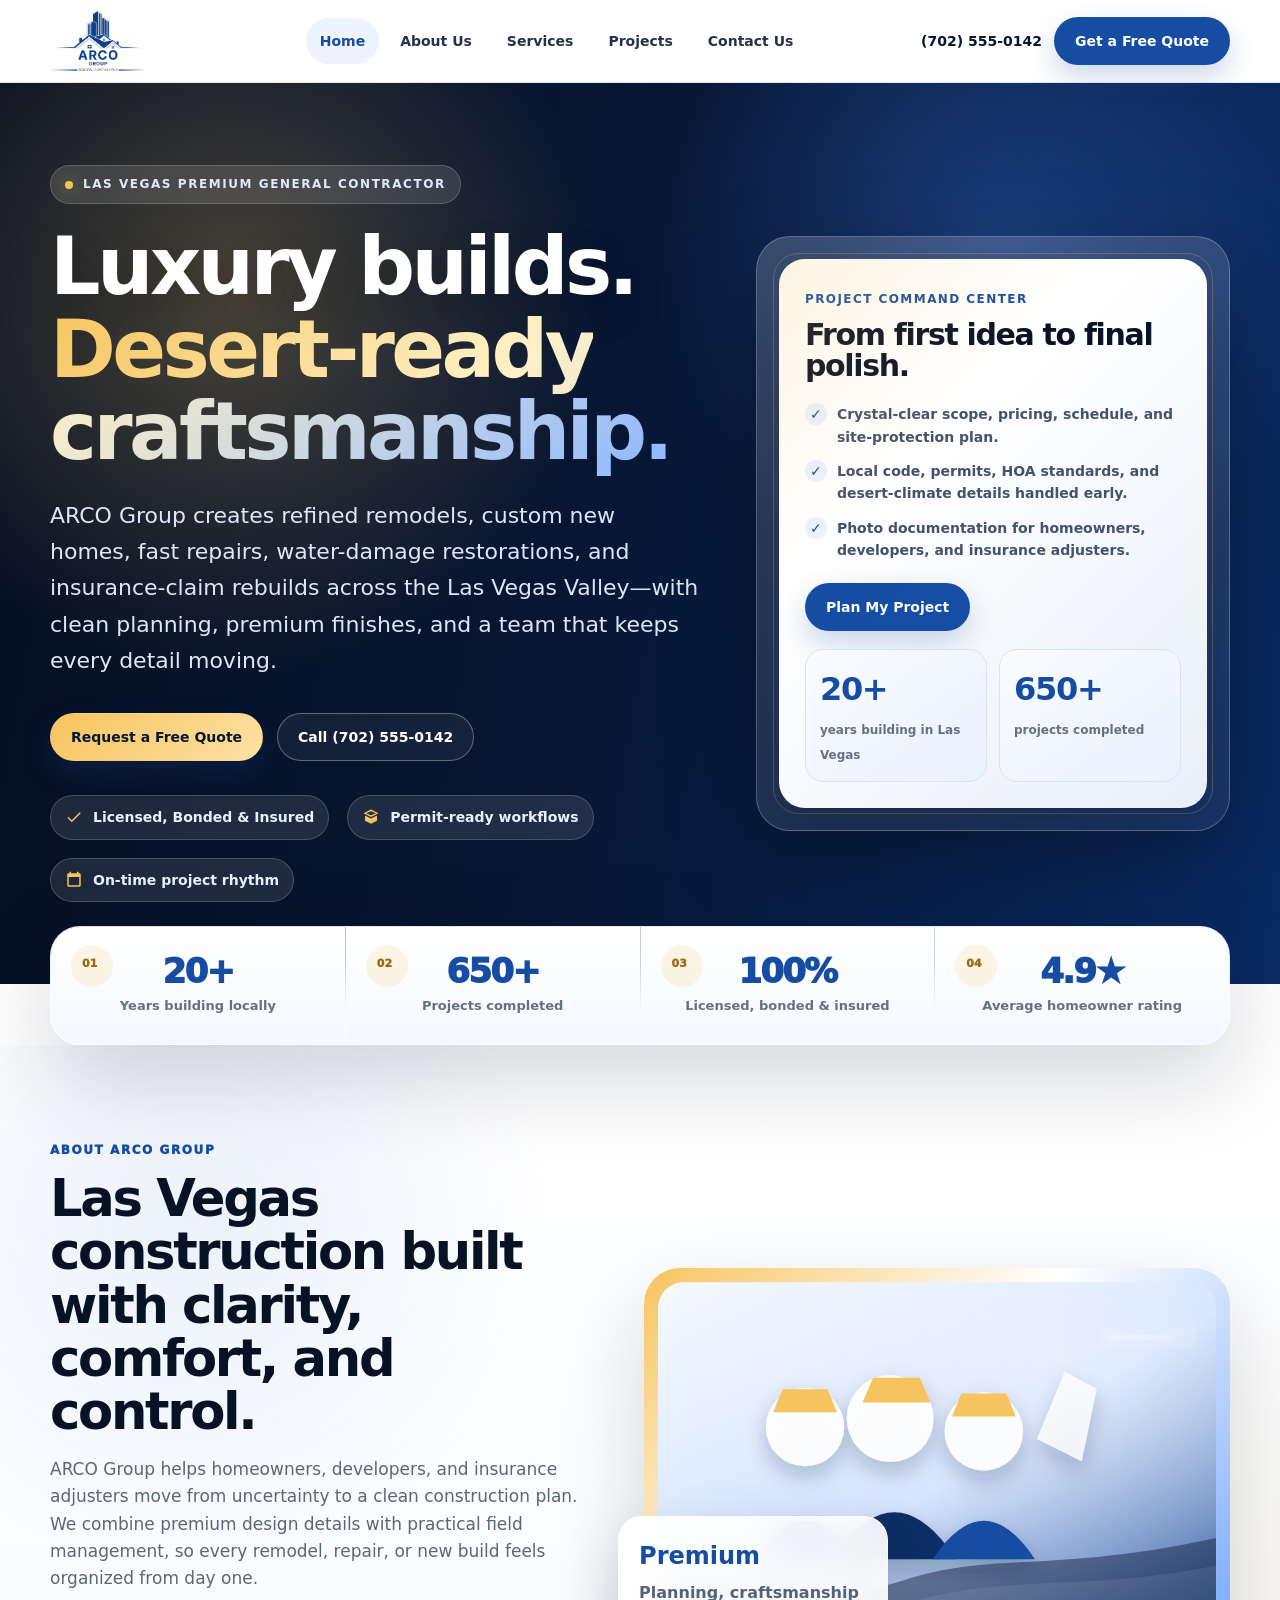
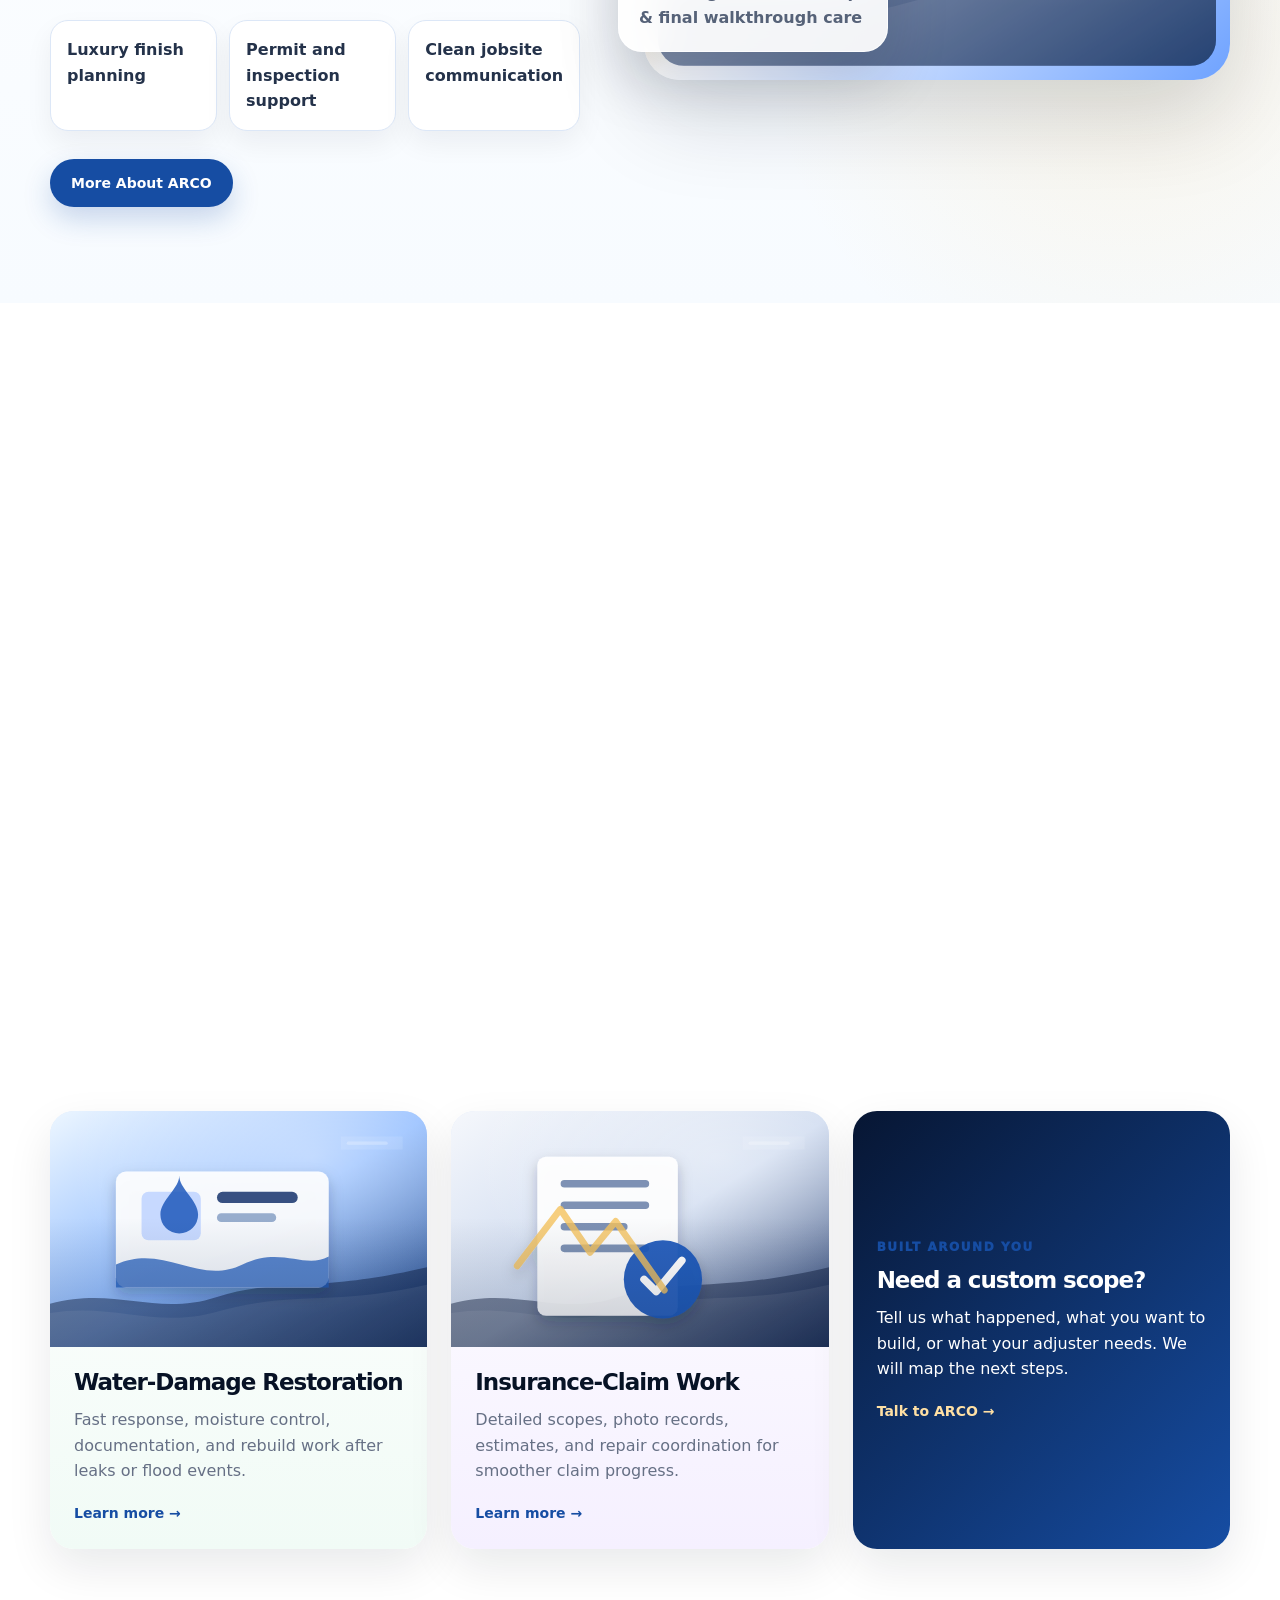
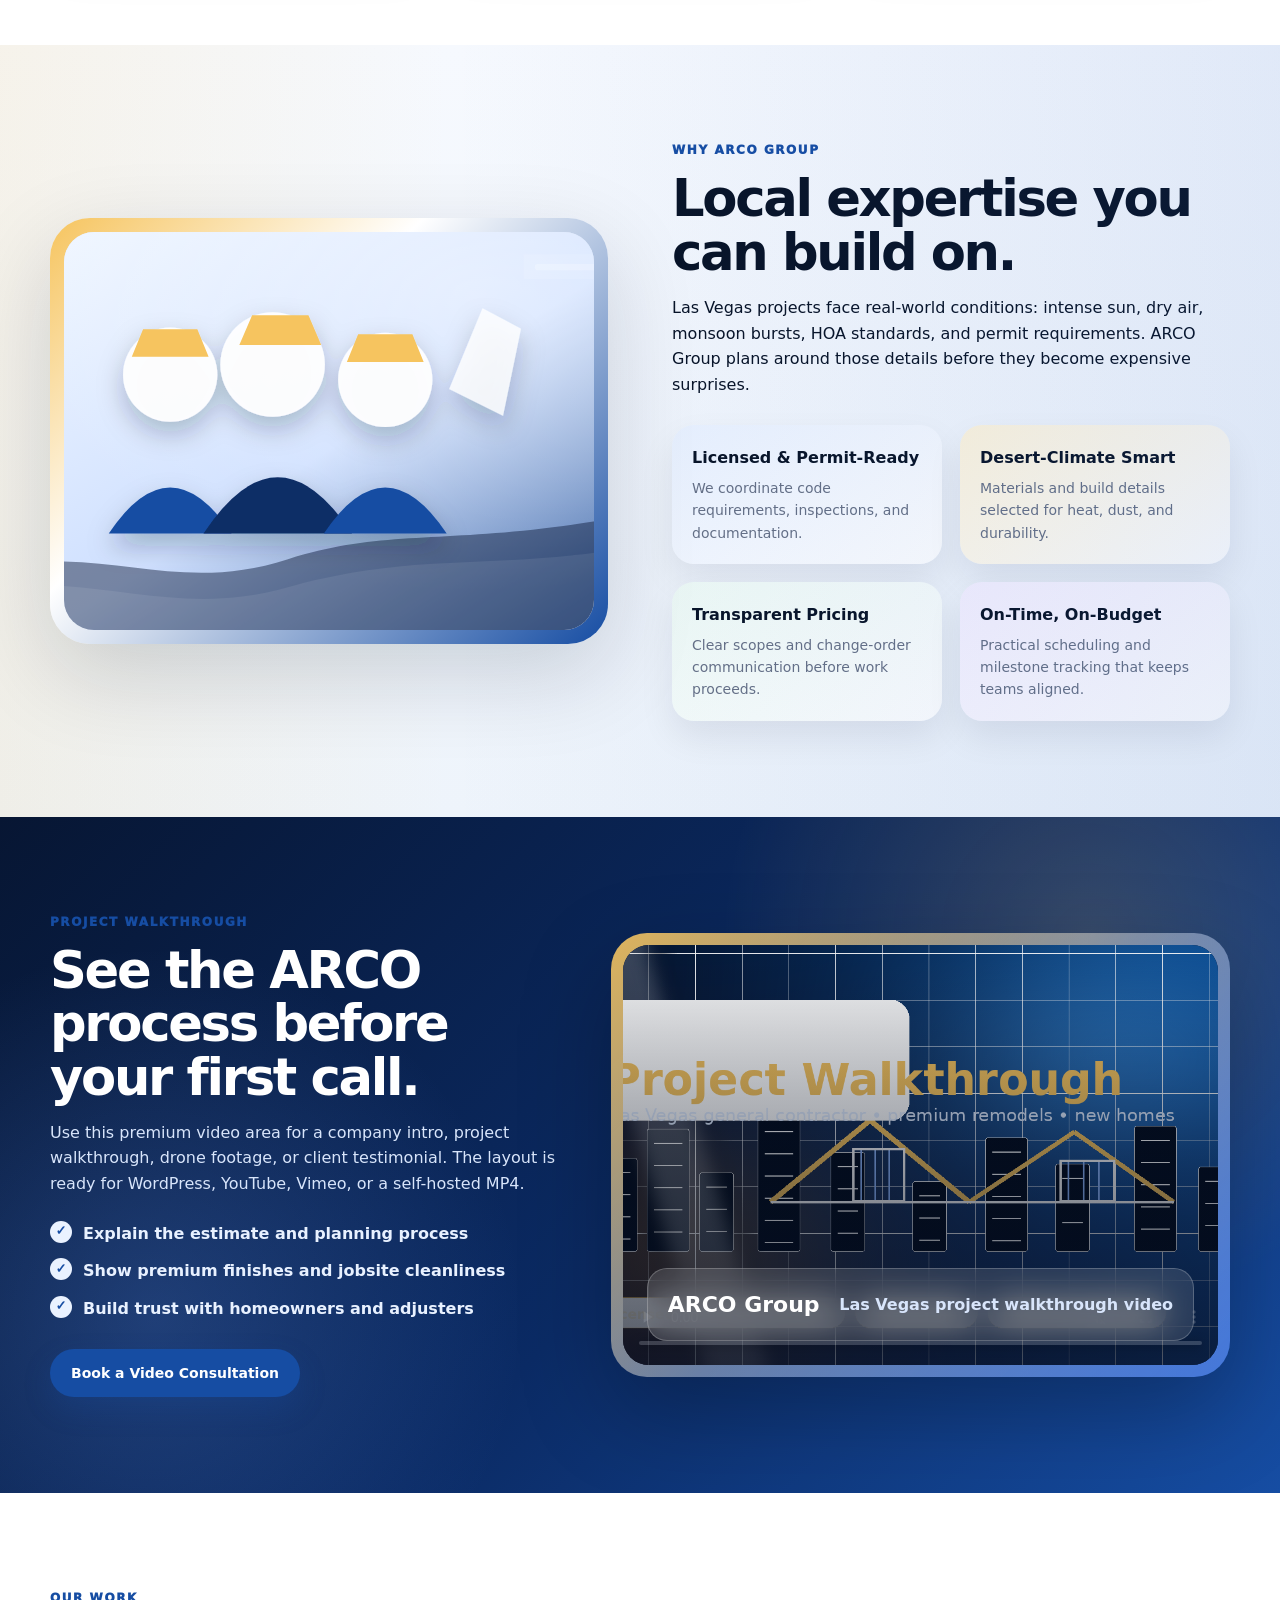
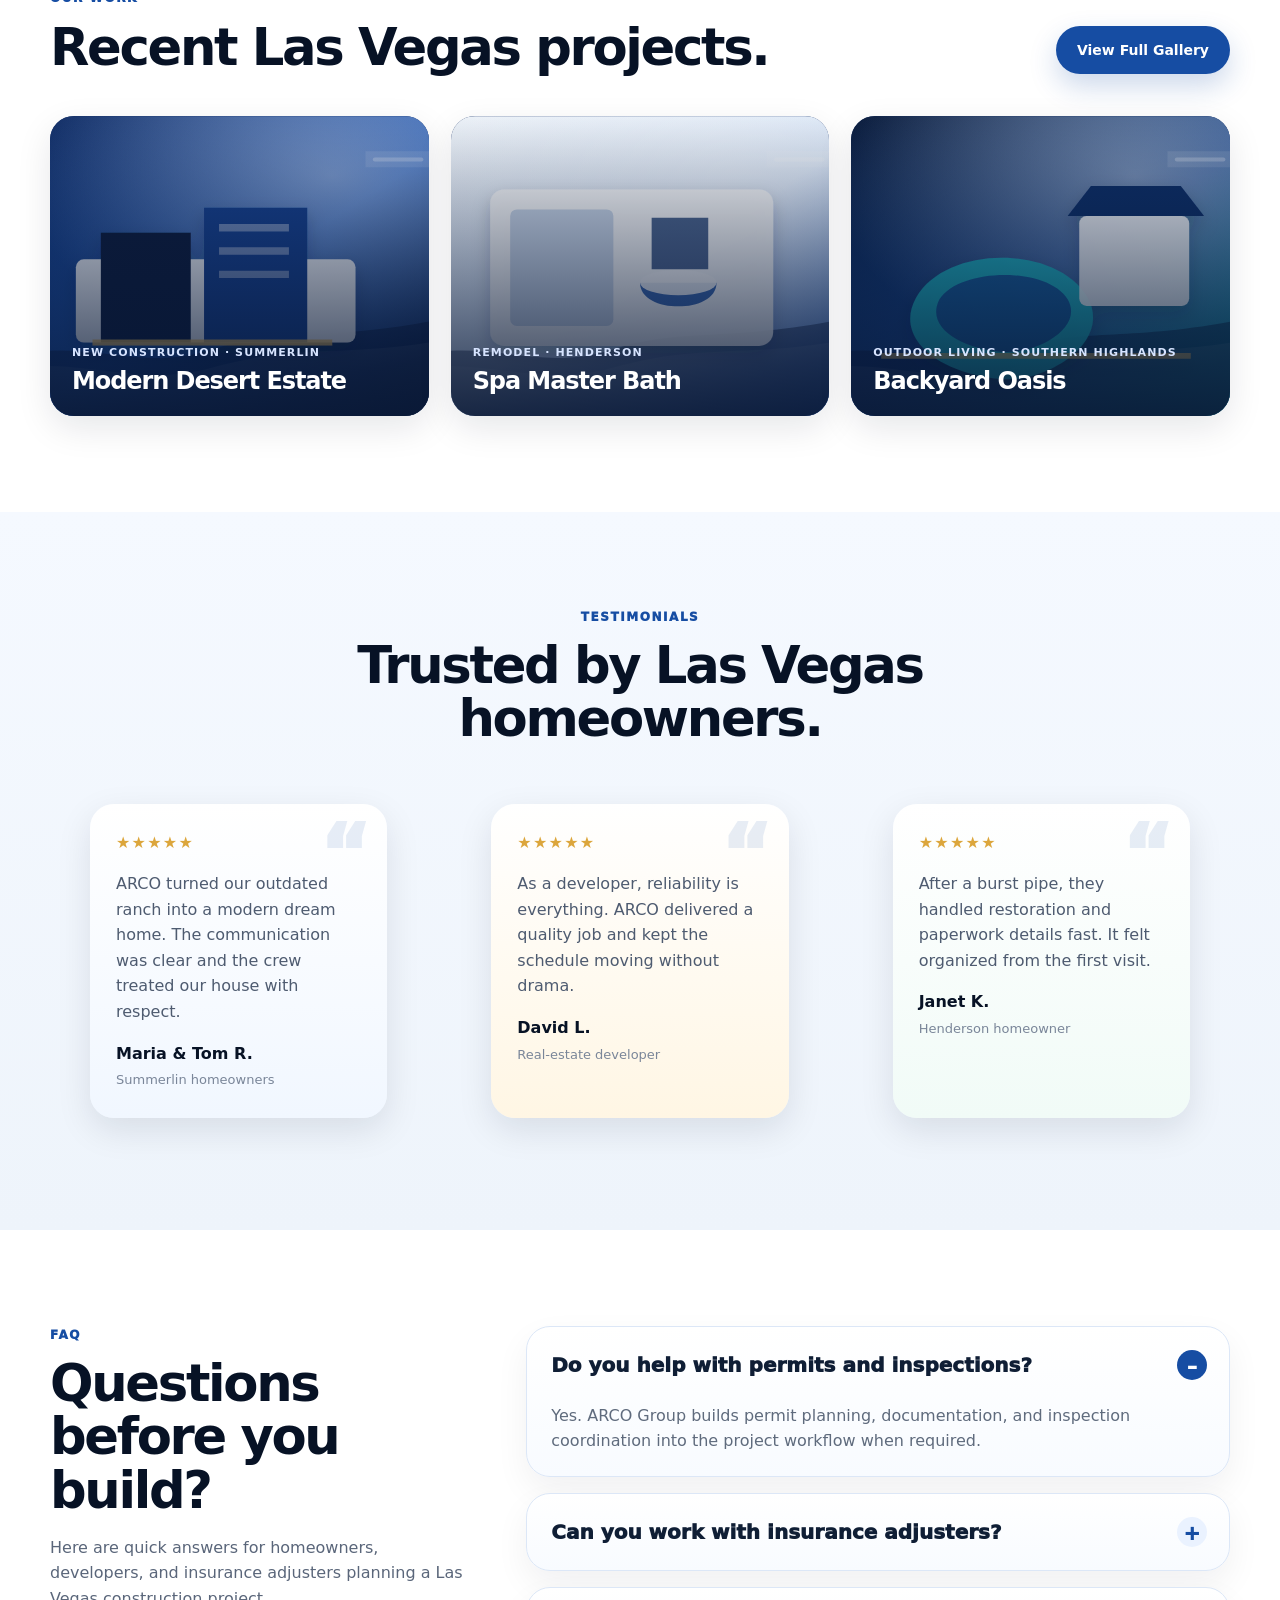
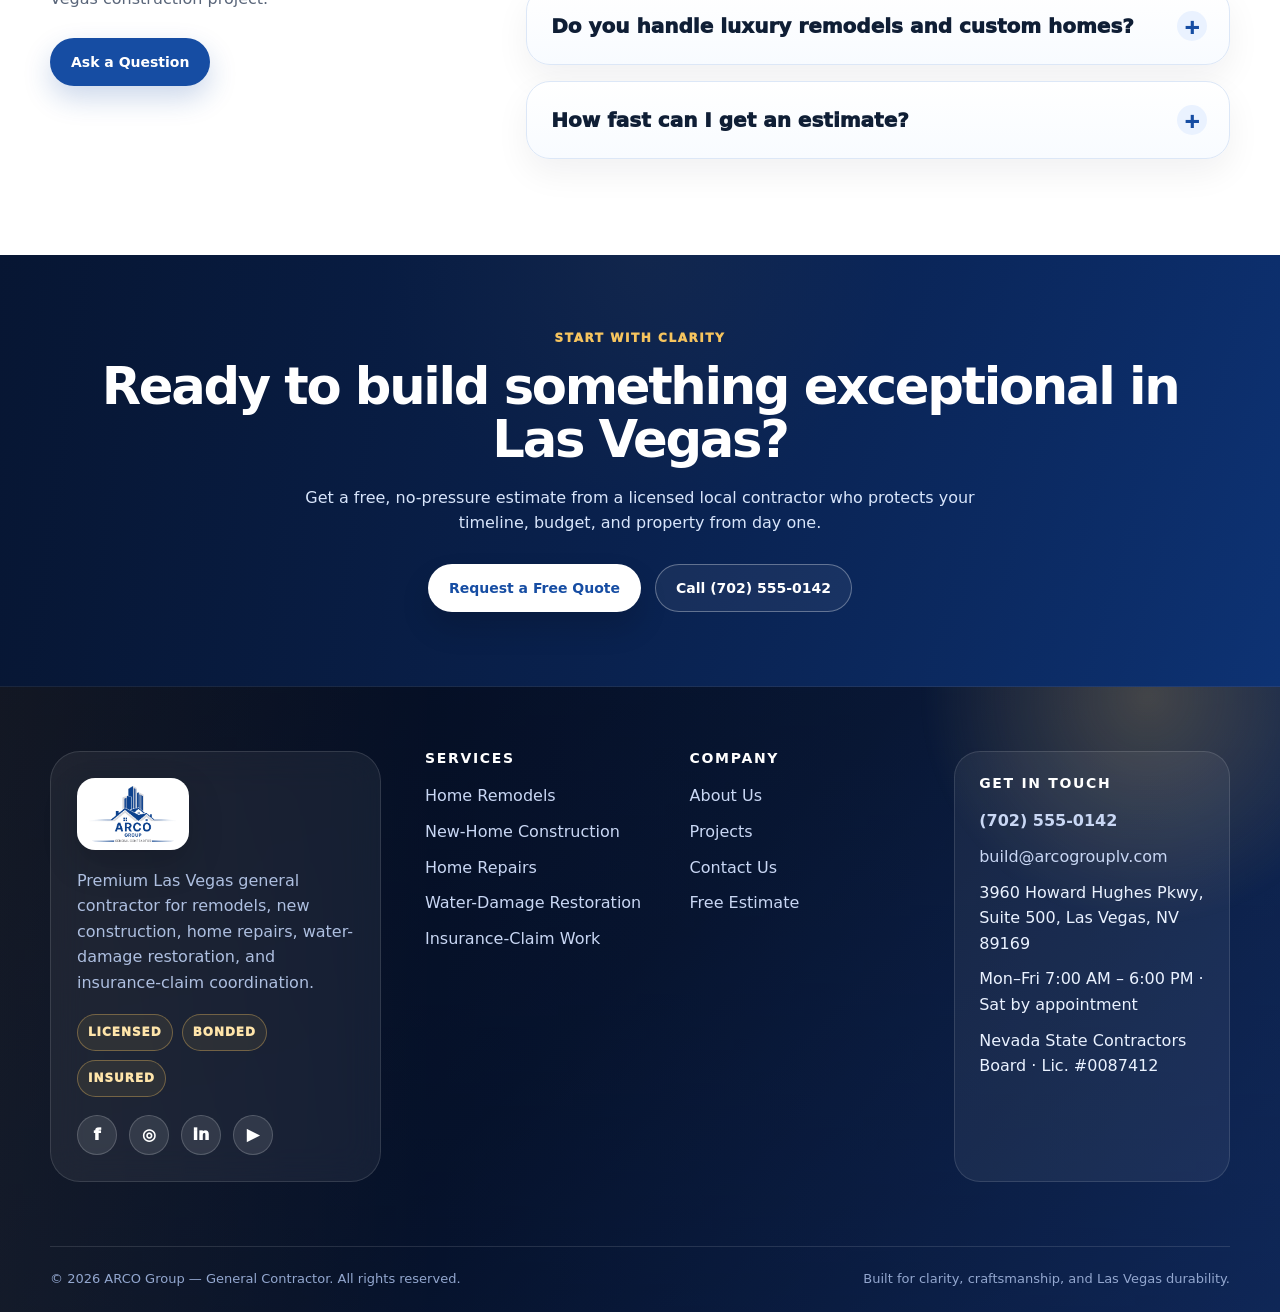
<file: index.html>
<!doctype html>
<html lang="en">
<head>
  <meta charset="utf-8">
  <meta name="viewport" content="width=device-width, initial-scale=1">
  <title>ARCO Group | Premium Las Vegas General Contractor</title>
  <meta name="description" content="Modern Las Vegas general contractor for luxury home remodels, new-home construction, repairs, restoration, and insurance-claim work.">
  <meta name="theme-color" content="#071633">
  <link rel="icon" href="assets/img/favicon-32.png" sizes="32x32">
  <link rel="apple-touch-icon" href="assets/img/apple-touch-icon.png">
  <link rel="stylesheet" href="assets/css/style.css">
  <meta property="og:title" content="ARCO Group | Premium Las Vegas General Contractor">
  <meta property="og:description" content="Modern Las Vegas general contractor for luxury home remodels, new-home construction, repairs, restoration, and insurance-claim work.">
  <meta property="og:type" content="website">
</head>
<body>
<a class="skip-link" href="#main">Skip to content</a>
<header class="site-header">
  <div class="container nav">
    <a class="brand" href="index.html" aria-label="ARCO Group home"><img src="assets/img/arco-logo-color.png" alt="ARCO Group General Contractor logo"><span>ARCO Group</span></a>
    <nav class="nav-menu" aria-label="Primary navigation">
      <a href="index.html">Home</a>
      <a href="about.html">About Us</a>
      <a href="services.html">Services</a>
      <a href="projects.html">Projects</a>
      <a href="contact.html">Contact Us</a>
    </nav>
    <div class="nav-cta">
      <a class="phone-link" href="tel:+17025550142">(702) 555-0142</a>
      <a class="btn" href="contact.html">Get a Free Quote</a>
      <button class="nav-toggle" aria-label="Open navigation" aria-expanded="false"><span></span></button>
    </div>
  </div>
</header>
<main id="main">
  <section class="hero hero-luxury">
    <div class="hero-bg-slider" aria-hidden="true">
      <span class="slide s1"></span>
      <span class="slide s2"></span>
      <span class="slide s3"></span>
    </div>
    <div class="container hero-inner">
      <div class="hero-copy reveal in">
        <span class="eyebrow">Las Vegas premium general contractor</span>
        <h1><span class="hero-line-primary">Luxury builds.</span> <span class="hero-line-accent">Desert-ready craftsmanship.</span></h1>
        <p class="lead">ARCO Group creates refined remodels, custom new homes, fast repairs, water-damage restorations, and insurance-claim rebuilds across the Las Vegas Valley—with clean planning, premium finishes, and a team that keeps every detail moving.</p>
        <div class="hero-actions">
          <a class="btn btn-gold" href="contact.html">Request a Free Quote</a>
          <a class="btn btn-outline" href="tel:+17025550142">Call (702) 555-0142</a>
        </div>
        <div class="trust-row" aria-label="Trust highlights">
          <span class="trust-pill"><svg viewBox="0 0 24 24"><path d="M9 16.2 4.8 12l-1.4 1.4L9 19 21 7l-1.4-1.4z"/></svg>Licensed, Bonded & Insured</span>
          <span class="trust-pill"><svg viewBox="0 0 24 24"><path d="M12 2 2 7l10 5 10-5-10-5Zm0 7.8L5.5 7 12 4.2 18.5 7 12 9.8ZM4 10v7l8 4 8-4v-7l-8 4-8-4Z"/></svg>Permit-ready workflows</span>
          <span class="trust-pill"><svg viewBox="0 0 24 24"><path d="M19 3h-1V1h-2v2H8V1H6v2H5c-1.1 0-2 .9-2 2v14c0 1.1.9 2 2 2h14c1.1 0 2-.9 2-2V5c0-1.1-.9-2-2-2Zm0 16H5V8h14v11Z"/></svg>On-time project rhythm</span>
        </div>
      </div>
      <aside class="hero-panel hero-glass-panel reveal in" aria-label="Free estimate summary">
        <div class="estimate-card premium-estimate">
          <span class="small">Project command center</span>
          <h3>From first idea to final polish.</h3>
          <div class="mini-list">
            <span>Crystal-clear scope, pricing, schedule, and site-protection plan.</span>
            <span>Local code, permits, HOA standards, and desert-climate details handled early.</span>
            <span>Photo documentation for homeowners, developers, and insurance adjusters.</span>
          </div>
          <a class="btn" href="contact.html">Plan My Project</a>
          <div class="callout-metric animated-metrics">
            <div><strong data-count="20" data-suffix="+">0</strong><span>years building in Las Vegas</span></div>
            <div><strong data-count="650" data-suffix="+">0</strong><span>projects completed</span></div>
          </div>
        </div>
      </aside>
    </div>
  </section>

  <div class="container stats-band premium-stats reveal">
    <div class="stats-grid">
      <div class="stat"><i>01</i><strong data-count="20" data-suffix="+">0</strong><span>Years building locally</span></div>
      <div class="stat"><i>02</i><strong data-count="650" data-suffix="+">0</strong><span>Projects completed</span></div>
      <div class="stat"><i>03</i><strong data-count="100" data-suffix="%">0</strong><span>Licensed, bonded & insured</span></div>
      <div class="stat"><i>04</i><strong data-count="4.9" data-suffix="★">0</strong><span>Average homeowner rating</span></div>
    </div>
  </div>

  <section class="section home-about-section">
    <div class="container about-premium-split">
      <div class="about-copy reveal">
        <div class="kicker">About ARCO Group</div>
        <h2 class="section-title">Las Vegas construction built with clarity, comfort, and control.</h2>
        <p>ARCO Group helps homeowners, developers, and insurance adjusters move from uncertainty to a clean construction plan. We combine premium design details with practical field management, so every remodel, repair, or new build feels organized from day one.</p>
        <div class="about-points">
          <span>Luxury finish planning</span>
          <span>Permit and inspection support</span>
          <span>Clean jobsite communication</span>
        </div>
        <a class="btn" href="about.html">More About ARCO</a>
      </div>
      <div class="about-showcase reveal">
        <div class="about-image-stack">
          <img src="https://images.unsplash.com/photo-1600607688969-a5bfcd646154?auto=format&fit=crop&w=1100&q=85" onerror="this.onerror=null;this.src='assets/img/team.svg';" alt="Luxury Las Vegas home interior planning" loading="lazy" decoding="async">
          <div class="floating-award"><strong>Premium</strong><span>Planning, craftsmanship & final walkthrough care</span></div>
        </div>
      </div>
    </div>
  </section>

  <section class="section what-we-do-premium">
    <div class="container">
      <div class="section-head center reveal">
        <div class="kicker">What we do</div>
        <h2 class="section-title">Full-service contracting, refined for Las Vegas living.</h2>
        <p>Every service is written around what clients care about most: budget clarity, site protection, quality trades, and dependable communication.</p>
      </div>
      <div class="grid-3 services-tinted-grid">
        <article class="card service-card reveal"><div class="image-wrap"><img src="https://images.unsplash.com/photo-1600210492486-724fe5c67fb0?auto=format&fit=crop&w=1200&q=80" onerror="this.onerror=null;this.src='assets/img/home-remodel.svg';" alt="Bright luxury home remodel interior" loading="lazy" decoding="async"></div><div class="card-body"><h3>Home Remodels</h3><p>Kitchen, bath, flooring, and whole-home updates designed around comfort, durability, and resale value.</p><a class="card-link" href="services.html#home-remodels">Learn more →</a></div></article>
        <article class="card service-card reveal"><div class="image-wrap"><img src="https://images.unsplash.com/photo-1600585154340-be6161a56a0c?auto=format&fit=crop&w=1200&q=80" onerror="this.onerror=null;this.src='assets/img/new-home.svg';" alt="Modern custom home exterior" loading="lazy" decoding="async"></div><div class="card-body"><h3>New-Home Construction</h3><p>Ground-up builds with plan coordination, permits, milestone scheduling, and trade management.</p><a class="card-link" href="services.html#new-home-construction">Learn more →</a></div></article>
        <article class="card service-card reveal"><div class="image-wrap"><img src="https://images.unsplash.com/photo-1503387762-592deb58ef4e?auto=format&fit=crop&w=1200&q=80" onerror="this.onerror=null;this.src='assets/img/home-repairs.svg';" alt="Home repair contractor at work" loading="lazy" decoding="async"></div><div class="card-body"><h3>Home Repairs</h3><p>Clean, reliable repair support for roofing, drywall, stucco, plumbing, electrical, and finish issues.</p><a class="card-link" href="services.html#home-repairs">Learn more →</a></div></article>
        <article class="card service-card reveal"><div class="image-wrap"><img src="https://images.unsplash.com/photo-1581578731548-c64695cc6952?auto=format&fit=crop&w=1200&q=80" onerror="this.onerror=null;this.src='assets/img/water-damage.svg';" alt="Water damage restoration cleanup" loading="lazy" decoding="async"></div><div class="card-body"><h3>Water-Damage Restoration</h3><p>Fast response, moisture control, documentation, and rebuild work after leaks or flood events.</p><a class="card-link" href="services.html#water-damage-restoration">Learn more →</a></div></article>
        <article class="card service-card reveal"><div class="image-wrap"><img src="https://images.unsplash.com/photo-1581094794329-c8112a89af12?auto=format&fit=crop&w=1200&q=80" onerror="this.onerror=null;this.src='assets/img/insurance.svg';" alt="Contractors reviewing project documentation" loading="lazy" decoding="async"></div><div class="card-body"><h3>Insurance-Claim Work</h3><p>Detailed scopes, photo records, estimates, and repair coordination for smoother claim progress.</p><a class="card-link" href="services.html#insurance-claim-work">Learn more →</a></div></article>
        <article class="card service-card custom-service-card reveal"><div class="card-body"><div class="kicker">Built around you</div><h3>Need a custom scope?</h3><p>Tell us what happened, what you want to build, or what your adjuster needs. We will map the next steps.</p><a class="card-link" href="contact.html">Talk to ARCO →</a></div></article>
      </div>
    </div>
  </section>

  <section class="section section-soft why-luxury-section">
    <div class="container feature-split">
      <div class="feature-media premium-image-frame reveal">
        <div class="image-slider why-image-slider" aria-label="ARCO project image slideshow">
          <img class="active" src="https://images.unsplash.com/photo-1541888946425-d81bb19240f5?auto=format&fit=crop&w=1200&q=85" onerror="this.onerror=null;this.src='assets/img/team.svg';" alt="Las Vegas construction team" loading="lazy" decoding="async">
          <img src="https://images.unsplash.com/photo-1600566753190-17f0baa2a6c3?auto=format&fit=crop&w=1200&q=85" onerror="this.onerror=null;this.src='assets/img/project-backyard.svg';" alt="Premium backyard construction project" loading="lazy" decoding="async">
          <img src="https://images.unsplash.com/photo-1600607687920-4e2a09cf159d?auto=format&fit=crop&w=1200&q=85" onerror="this.onerror=null;this.src='assets/img/project-kitchen.svg';" alt="Luxury home interior remodel" loading="lazy" decoding="async">
        </div>
      </div>
      <div class="reveal">
        <div class="kicker">Why ARCO Group</div>
        <h2 class="section-title">Local expertise you can build on.</h2>
        <p>Las Vegas projects face real-world conditions: intense sun, dry air, monsoon bursts, HOA standards, and permit requirements. ARCO Group plans around those details before they become expensive surprises.</p>
        <div class="feature-list colored-feature-list">
          <div class="feature-item"><strong>Licensed & Permit-Ready</strong><span>We coordinate code requirements, inspections, and documentation.</span></div>
          <div class="feature-item"><strong>Desert-Climate Smart</strong><span>Materials and build details selected for heat, dust, and durability.</span></div>
          <div class="feature-item"><strong>Transparent Pricing</strong><span>Clear scopes and change-order communication before work proceeds.</span></div>
          <div class="feature-item"><strong>On-Time, On-Budget</strong><span>Practical scheduling and milestone tracking that keeps teams aligned.</span></div>
        </div>
      </div>
    </div>
  </section>

  <section class="section video-section">
    <div class="container video-split">
      <div class="video-copy reveal">
        <div class="kicker">Project walkthrough</div>
        <h2 class="section-title">See the ARCO process before your first call.</h2>
        <p>Use this premium video area for a company intro, project walkthrough, drone footage, or client testimonial. The layout is ready for WordPress, YouTube, Vimeo, or a self-hosted MP4.</p>
        <ul class="check-list video-checks">
          <li>Explain the estimate and planning process</li>
          <li>Show premium finishes and jobsite cleanliness</li>
          <li>Build trust with homeowners and adjusters</li>
        </ul>
        <a class="btn" href="contact.html">Book a Video Consultation</a>
      </div>
      <div class="video-frame reveal">
        <div class="video-poster video-live" aria-label="ARCO Group video preview">
          <video class="promo-video" autoplay muted loop playsinline controls poster="assets/img/arco-video-poster.png">
            <source src="assets/video/arco-project-walkthrough.mp4" type="video/mp4">
            Your browser does not support the video tag.
          </video>
          <div class="video-caption"><strong>ARCO Group</strong><span>Las Vegas project walkthrough video</span></div>
        </div>
      </div>
    </div>
  </section>

  <section class="section">
    <div class="container">
      <div class="section-head reveal"><div><div class="kicker">Our work</div><h2 class="section-title">Recent Las Vegas projects.</h2></div><a class="btn" href="projects.html">View Full Gallery</a></div>
      <div class="project-grid">
        <article class="project-card reveal" data-category="new"><img src="https://images.unsplash.com/photo-1600585154340-be6161a56a0c?auto=format&fit=crop&w=1200&q=80" onerror="this.onerror=null;this.src='assets/img/project-modern.svg';" alt="Modern desert estate project" loading="lazy" decoding="async"><div class="project-info"><small>New Construction · Summerlin</small><h3>Modern Desert Estate</h3></div></article>
        <article class="project-card reveal" data-category="remodel"><img src="https://images.unsplash.com/photo-1620626011761-996317b8d101?auto=format&fit=crop&w=1200&q=80" onerror="this.onerror=null;this.src='assets/img/project-bath.svg';" alt="Spa bathroom remodel project" loading="lazy" decoding="async"><div class="project-info"><small>Remodel · Henderson</small><h3>Spa Master Bath</h3></div></article>
        <article class="project-card reveal" data-category="outdoor"><img src="https://images.unsplash.com/photo-1600566753190-17f0baa2a6c3?auto=format&fit=crop&w=1200&q=80" onerror="this.onerror=null;this.src='assets/img/project-backyard.svg';" alt="Backyard oasis project" loading="lazy" decoding="async"><div class="project-info"><small>Outdoor Living · Southern Highlands</small><h3>Backyard Oasis</h3></div></article>
      </div>
    </div>
  </section>

  <section class="section section-soft testimonials-premium-section">
    <div class="container">
      <div class="section-head center reveal"><div class="kicker">Testimonials</div><h2 class="section-title">Trusted by Las Vegas homeowners.</h2></div>
      <div class="testimonial-grid premium-testimonials">
        <figure class="quote reveal"><div class="stars">★★★★★</div><p>ARCO turned our outdated ranch into a modern dream home. The communication was clear and the crew treated our house with respect.</p><strong>Maria & Tom R.</strong><span>Summerlin homeowners</span></figure>
        <figure class="quote reveal"><div class="stars">★★★★★</div><p>As a developer, reliability is everything. ARCO delivered a quality job and kept the schedule moving without drama.</p><strong>David L.</strong><span>Real-estate developer</span></figure>
        <figure class="quote reveal"><div class="stars">★★★★★</div><p>After a burst pipe, they handled restoration and paperwork details fast. It felt organized from the first visit.</p><strong>Janet K.</strong><span>Henderson homeowner</span></figure>
      </div>
    </div>
  </section>

  <section class="section faq-section">
    <div class="container faq-layout">
      <div class="faq-intro reveal">
        <div class="kicker">FAQ</div>
        <h2 class="section-title">Questions before you build?</h2>
        <p>Here are quick answers for homeowners, developers, and insurance adjusters planning a Las Vegas construction project.</p>
        <a class="btn" href="contact.html">Ask a Question</a>
      </div>
      <div class="faq-list reveal" data-faq>
        <details class="faq-item" open>
          <summary>Do you help with permits and inspections?</summary>
          <p>Yes. ARCO Group builds permit planning, documentation, and inspection coordination into the project workflow when required.</p>
        </details>
        <details class="faq-item">
          <summary>Can you work with insurance adjusters?</summary>
          <p>Yes. We can provide photos, scopes, estimates, repair coordination, and claim-support documentation for eligible restoration work.</p>
        </details>
        <details class="faq-item">
          <summary>Do you handle luxury remodels and custom homes?</summary>
          <p>Yes. We support high-end remodels, kitchen and bathroom upgrades, whole-home improvements, and ground-up construction planning.</p>
        </details>
        <details class="faq-item">
          <summary>How fast can I get an estimate?</summary>
          <p>Most projects start with a free consultation. After we understand the scope, timeline, photos, and site conditions, we prepare the next-step estimate.</p>
        </details>
      </div>
    </div>
  </section>

  <section class="section-dark clarity-cta-section">
    <div class="cta-bg-slider" aria-hidden="true"><span></span><span></span></div>
    <div class="container cta-panel reveal">
      <div class="kicker">Start with clarity</div>
      <h2>Ready to build something exceptional in Las Vegas?</h2>
      <p>Get a free, no-pressure estimate from a licensed local contractor who protects your timeline, budget, and property from day one.</p>
      <div class="cta-actions">
        <a class="btn btn-light" href="contact.html">Request a Free Quote</a>
        <a class="btn btn-outline" href="tel:+17025550142">Call (702) 555-0142</a>
      </div>
    </div>
  </section>
</main>
<script type="application/ld+json">{"@context":"https://schema.org","@type":"LocalBusiness","name":"ARCO Group","image":"assets/img/arco-logo-color.png","telephone":"(702) 555-0142","email":"build@arcogrouplv.com","address":{"@type":"PostalAddress","streetAddress":"3960 Howard Hughes Pkwy, Suite 500","addressLocality":"Las Vegas","addressRegion":"NV","postalCode":"89169","addressCountry":"US"},"areaServed":"Las Vegas Valley","priceRange":"$$$","url":"https://example.com","description":"Las Vegas general contractor for remodels, new-home construction, repairs, water-damage restoration, and insurance-claim work."}</script>

<footer class="footer luxury-footer">
  <div class="footer-glow" aria-hidden="true"></div>
  <div class="container footer-top luxury-footer-top">
    <div class="footer-brand-block">
      <img class="footer-logo" src="assets/img/arco-logo-color.png" alt="ARCO Group logo">
      <p>Premium Las Vegas general contractor for remodels, new construction, home repairs, water-damage restoration, and insurance-claim coordination.</p>
      <div class="footer-badges">
        <span>Licensed</span><span>Bonded</span><span>Insured</span>
      </div>
      <div class="social-links" aria-label="Social links">
        <a href="#" aria-label="Facebook">f</a>
        <a href="#" aria-label="Instagram">◎</a>
        <a href="#" aria-label="LinkedIn">in</a>
        <a href="#" aria-label="YouTube">▶</a>
      </div>
    </div>
    <div>
      <h3>Services</h3>
      <ul>
        <li><a href="services.html#home-remodels">Home Remodels</a></li>
        <li><a href="services.html#new-home-construction">New-Home Construction</a></li>
        <li><a href="services.html#home-repairs">Home Repairs</a></li>
        <li><a href="services.html#water-damage-restoration">Water-Damage Restoration</a></li>
        <li><a href="services.html#insurance-claim-work">Insurance-Claim Work</a></li>
      </ul>
    </div>
    <div>
      <h3>Company</h3>
      <ul>
        <li><a href="about.html">About Us</a></li>
        <li><a href="projects.html">Projects</a></li>
        <li><a href="contact.html">Contact Us</a></li>
        <li><a href="contact.html">Free Estimate</a></li>
      </ul>
    </div>
    <div class="footer-contact-card">
      <h3>Get in touch</h3>
      <ul>
        <li><a href="tel:+17025550142"><strong>(702) 555-0142</strong></a></li>
        <li><a href="mailto:build@arcogrouplv.com">build@arcogrouplv.com</a></li>
        <li>3960 Howard Hughes Pkwy, Suite 500, Las Vegas, NV 89169</li>
        <li>Mon–Fri 7:00 AM – 6:00 PM · Sat by appointment</li>
        <li>Nevada State Contractors Board · Lic. #0087412</li>
      </ul>
    </div>
  </div>
  <div class="container footer-bottom luxury-footer-bottom">
    <span>© <span data-year></span> ARCO Group — General Contractor. All rights reserved.</span>
    <span>Built for clarity, craftsmanship, and Las Vegas durability.</span>
  </div>
</footer>
<script src="assets/js/main.js" defer></script></body></html>
</file>
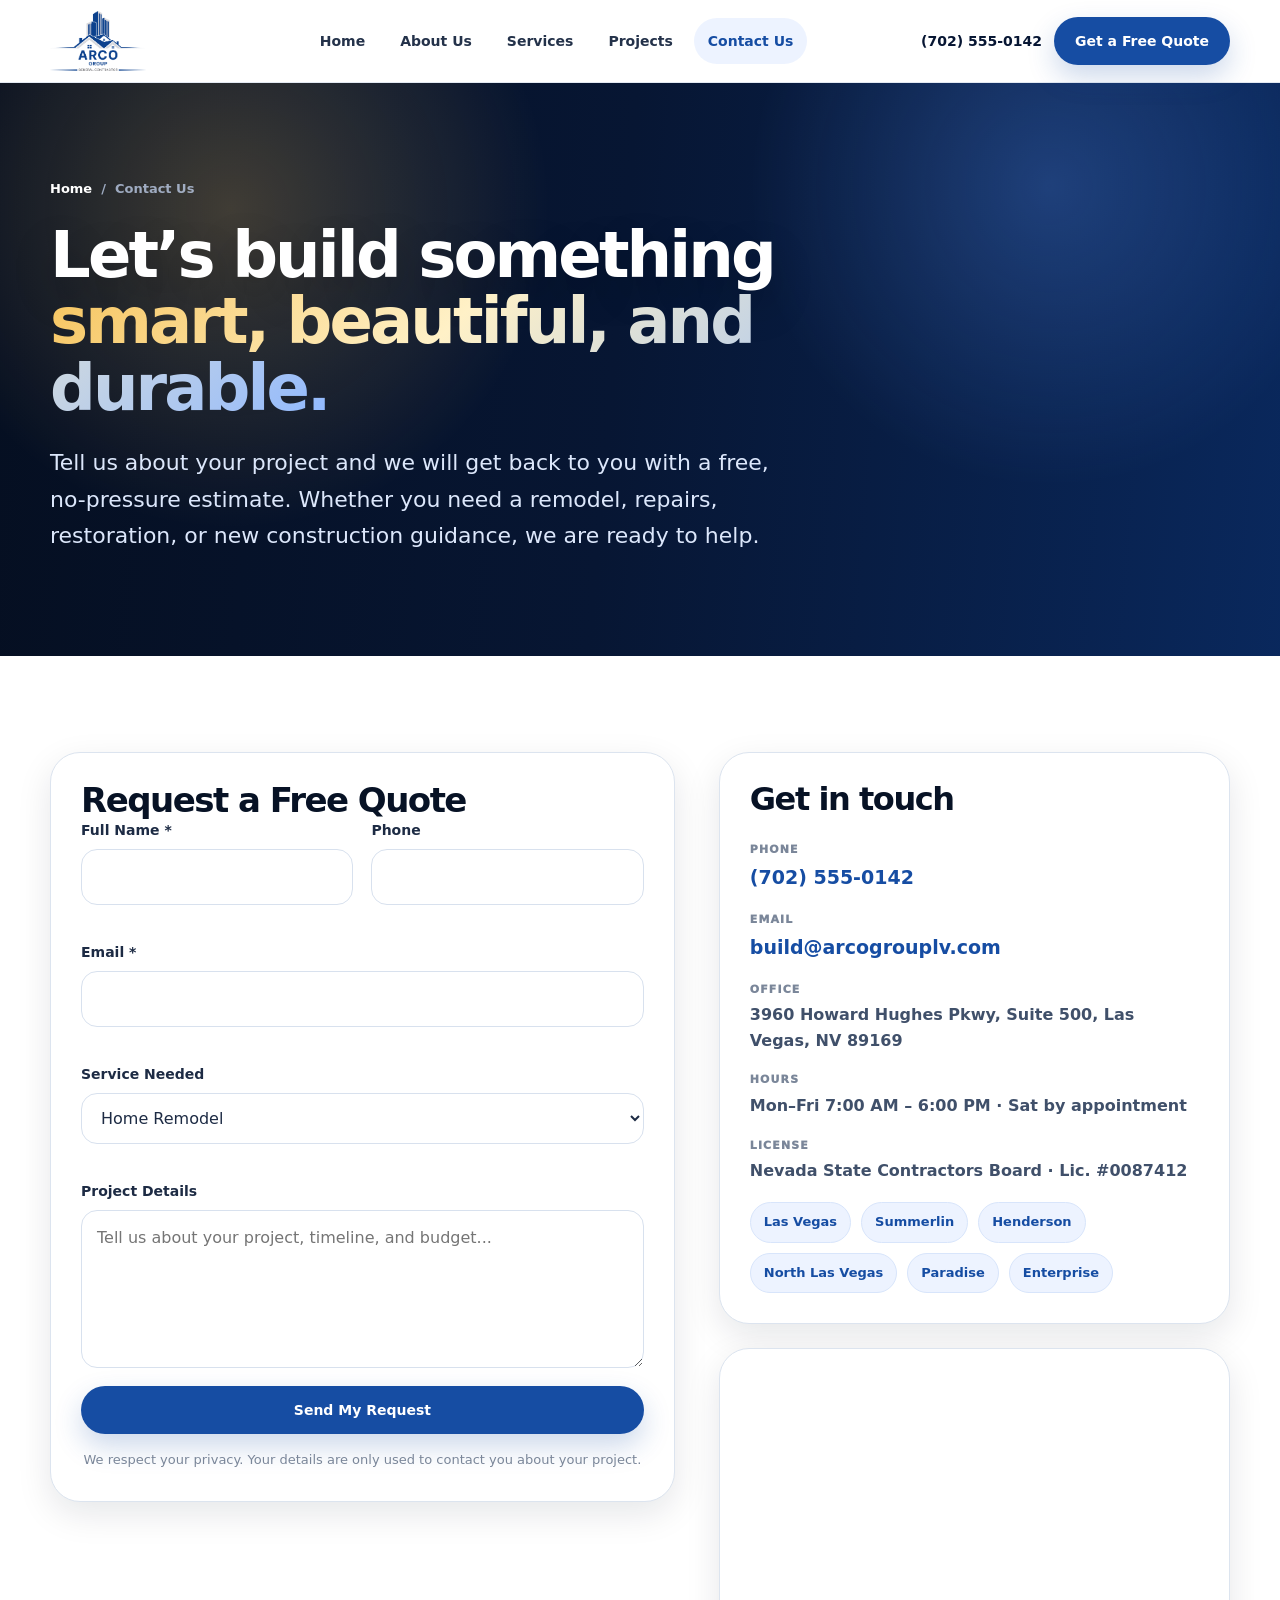
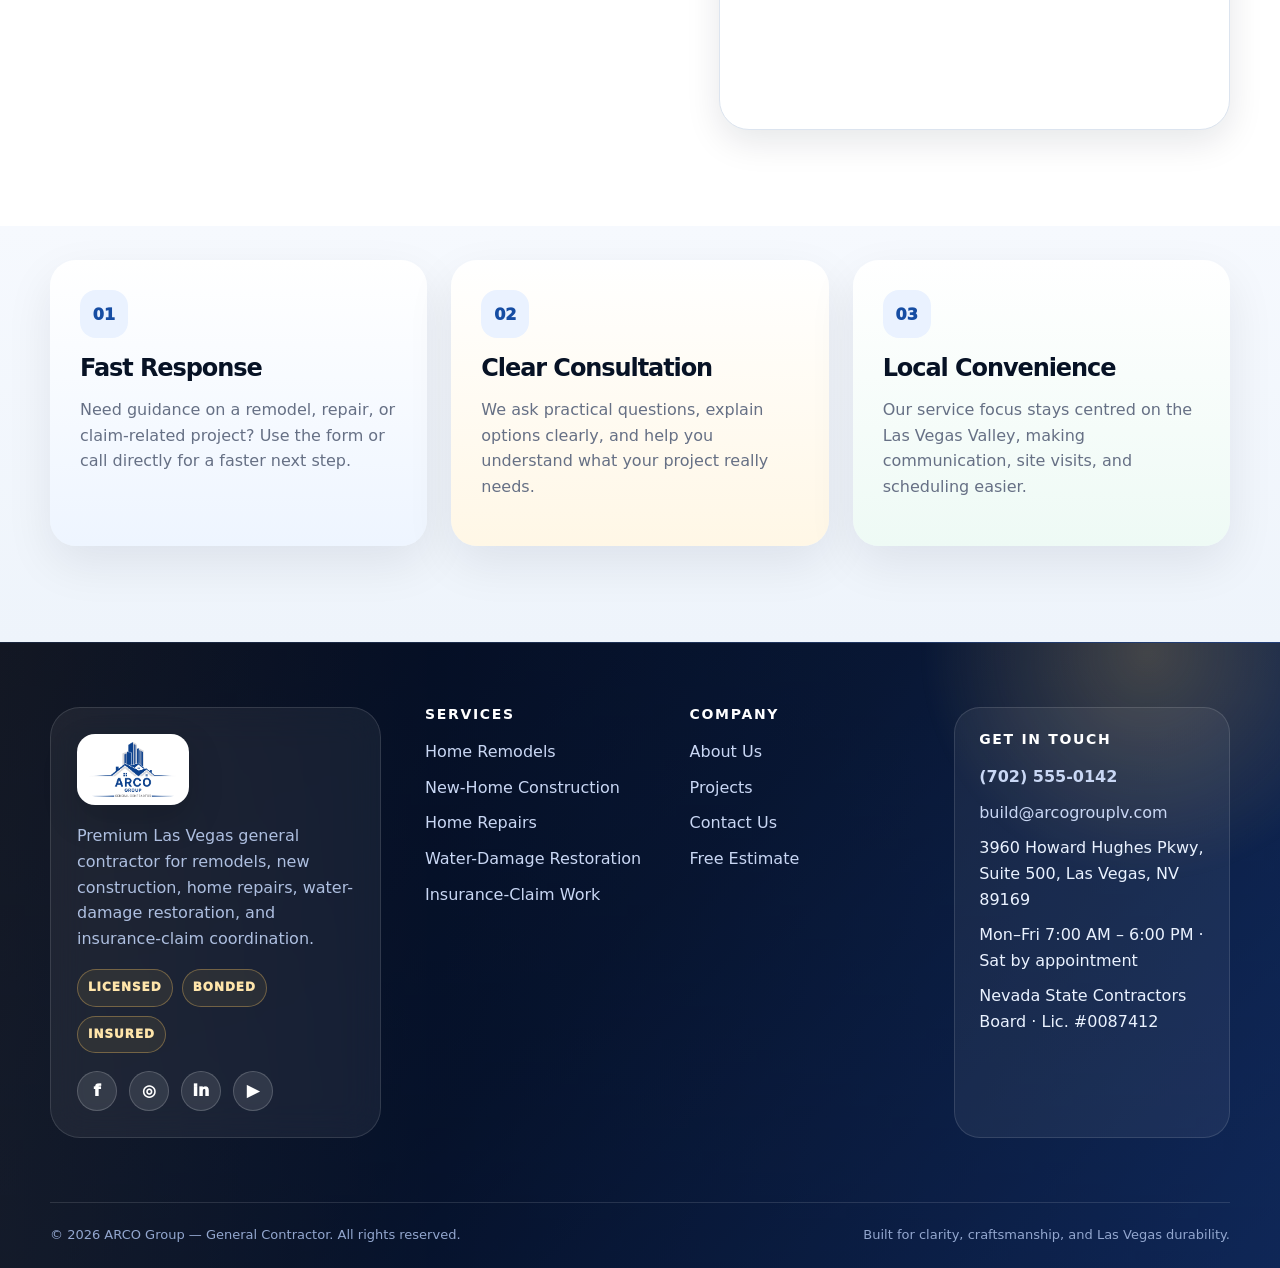
<file: contact.html>
<!doctype html>
<html lang="en">
<head>
  <meta charset="utf-8">
  <meta name="viewport" content="width=device-width, initial-scale=1">
  <title>Contact ARCO Group | Free Las Vegas Contractor Quote</title>
  <meta name="description" content="Request a free quote from ARCO Group for home remodels, new construction, repairs, restoration, and insurance-claim work in Las Vegas.">
  <meta name="theme-color" content="#071633">
  <link rel="icon" href="assets/img/favicon-32.png" sizes="32x32">
  <link rel="apple-touch-icon" href="assets/img/apple-touch-icon.png">
  <link rel="stylesheet" href="assets/css/style.css">
  <meta property="og:title" content="Contact ARCO Group | Free Las Vegas Contractor Quote">
  <meta property="og:description" content="Request a free quote from ARCO Group for home remodels, new construction, repairs, restoration, and insurance-claim work in Las Vegas.">
  <meta property="og:type" content="website">
</head>
<body>
<a class="skip-link" href="#main">Skip to content</a>
<header class="site-header">
  <div class="container nav">
    <a class="brand" href="index.html" aria-label="ARCO Group home"><img src="assets/img/arco-logo-color.png" alt="ARCO Group General Contractor logo"><span>ARCO Group</span></a>
    <nav class="nav-menu" aria-label="Primary navigation">
      <a href="index.html">Home</a>
      <a href="about.html">About Us</a>
      <a href="services.html">Services</a>
      <a href="projects.html">Projects</a>
      <a href="contact.html">Contact Us</a>
    </nav>
    <div class="nav-cta">
      <a class="phone-link" href="tel:+17025550142">(702) 555-0142</a>
      <a class="btn" href="contact.html">Get a Free Quote</a>
      <button class="nav-toggle" aria-label="Open navigation" aria-expanded="false"><span></span></button>
    </div>
  </div>
</header>
<main id="main">
  <section class="page-hero page-hero-premium contact-hero">
    <div class="page-hero-slider" aria-hidden="true">
      <span class="slide s1"></span>
      <span class="slide s2"></span>
      <span class="slide s3"></span>
    </div>
    <div class="container">
      <div class="breadcrumb"><a href="index.html">Home</a><span>/</span><span>Contact Us</span></div>
      <h1><span class="hero-line-primary">Let’s build something</span> <span class="hero-line-accent">smart, beautiful, and durable.</span></h1>
      <p class="lead">Tell us about your project and we will get back to you with a free, no-pressure estimate. Whether you need a remodel, repairs, restoration, or new construction guidance, we are ready to help.</p>
    </div>
  </section>

  <section class="section">
    <div class="container contact-layout">
      <div class="form-card reveal">
        <h2 class="section-title" style="font-size:34px">Request a Free Quote</h2>
        <form data-contact-form aria-label="Quote request form">
          <div class="hp"><label>Leave this blank <input type="text" name="company_website" tabindex="-1" autocomplete="off"></label></div>
          <div class="form-grid">
            <div class="field"><label for="name">Full Name *</label><input id="name" name="name" type="text" required autocomplete="name"></div>
            <div class="field"><label for="phone">Phone</label><input id="phone" name="phone" type="tel" autocomplete="tel"></div>
            <div class="field full"><label for="email">Email *</label><input id="email" name="email" type="email" required autocomplete="email"></div>
            <div class="field full"><label for="service">Service Needed</label><select id="service" name="service"><option>Home Remodel</option><option>New-Home Construction</option><option>Home Repairs</option><option>Water-Damage Restoration</option><option>Insurance-Claim Work</option><option>Not Sure Yet</option></select></div>
            <div class="field full"><label for="details">Project Details</label><textarea id="details" name="details" placeholder="Tell us about your project, timeline, and budget..."></textarea></div>
          </div>
          <button class="btn" type="submit" style="width:100%">Send My Request</button>
          <p class="form-note">We respect your privacy. Your details are only used to contact you about your project.</p>
          <div class="form-message" role="status"></div>
        </form>
      </div>
      <aside class="reveal">
        <div class="contact-card">
          <h2 style="font-size:32px">Get in touch</h2>
          <div class="contact-list">
            <a href="tel:+17025550142"><small>Phone</small><strong>(702) 555-0142</strong></a>
            <a href="mailto:build@arcogrouplv.com"><small>Email</small><strong>build@arcogrouplv.com</strong></a>
            <div><small>Office</small><strong style="font-size:16px;color:#40506a">3960 Howard Hughes Pkwy, Suite 500, Las Vegas, NV 89169</strong></div>
            <div><small>Hours</small><strong style="font-size:16px;color:#40506a">Mon–Fri 7:00 AM – 6:00 PM · Sat by appointment</strong></div>
            <div><small>License</small><strong style="font-size:16px;color:#40506a">Nevada State Contractors Board · Lic. #0087412</strong></div>
          </div>
          <div class="service-area"><span>Las Vegas</span><span>Summerlin</span><span>Henderson</span><span>North Las Vegas</span><span>Paradise</span><span>Enterprise</span></div>
        </div>
        <div class="map-card"><iframe title="ARCO Group office map" loading="lazy" referrerpolicy="no-referrer-when-downgrade" src="https://www.google.com/maps?q=3960%20Howard%20Hughes%20Pkwy%2C%20Suite%20500%2C%20Las%20Vegas%2C%20NV%2089169&output=embed"></iframe></div>
      </aside>
    </div>
  </section>

  <section class="section section-soft projects-extra-section">
    <div class="container">
      <div class="grid-3 service-standards-grid">
        <div class="value-card reveal tinted-card tinted-blue"><div class="icon">01</div><h3>Fast Response</h3><p>Need guidance on a remodel, repair, or claim-related project? Use the form or call directly for a faster next step.</p></div>
        <div class="value-card reveal tinted-card tinted-gold"><div class="icon">02</div><h3>Clear Consultation</h3><p>We ask practical questions, explain options clearly, and help you understand what your project really needs.</p></div>
        <div class="value-card reveal tinted-card tinted-green"><div class="icon">03</div><h3>Local Convenience</h3><p>Our service focus stays centred on the Las Vegas Valley, making communication, site visits, and scheduling easier.</p></div>
      </div>
    </div>
  </section>
</main>

<footer class="footer luxury-footer">
  <div class="footer-glow" aria-hidden="true"></div>
  <div class="container footer-top luxury-footer-top">
    <div class="footer-brand-block">
      <img class="footer-logo" src="assets/img/arco-logo-color.png" alt="ARCO Group logo">
      <p>Premium Las Vegas general contractor for remodels, new construction, home repairs, water-damage restoration, and insurance-claim coordination.</p>
      <div class="footer-badges">
        <span>Licensed</span><span>Bonded</span><span>Insured</span>
      </div>
      <div class="social-links" aria-label="Social links">
        <a href="#" aria-label="Facebook">f</a>
        <a href="#" aria-label="Instagram">◎</a>
        <a href="#" aria-label="LinkedIn">in</a>
        <a href="#" aria-label="YouTube">▶</a>
      </div>
    </div>
    <div>
      <h3>Services</h3>
      <ul>
        <li><a href="services.html#home-remodels">Home Remodels</a></li>
        <li><a href="services.html#new-home-construction">New-Home Construction</a></li>
        <li><a href="services.html#home-repairs">Home Repairs</a></li>
        <li><a href="services.html#water-damage-restoration">Water-Damage Restoration</a></li>
        <li><a href="services.html#insurance-claim-work">Insurance-Claim Work</a></li>
      </ul>
    </div>
    <div>
      <h3>Company</h3>
      <ul>
        <li><a href="about.html">About Us</a></li>
        <li><a href="projects.html">Projects</a></li>
        <li><a href="contact.html">Contact Us</a></li>
        <li><a href="contact.html">Free Estimate</a></li>
      </ul>
    </div>
    <div class="footer-contact-card">
      <h3>Get in touch</h3>
      <ul>
        <li><a href="tel:+17025550142"><strong>(702) 555-0142</strong></a></li>
        <li><a href="mailto:build@arcogrouplv.com">build@arcogrouplv.com</a></li>
        <li>3960 Howard Hughes Pkwy, Suite 500, Las Vegas, NV 89169</li>
        <li>Mon–Fri 7:00 AM – 6:00 PM · Sat by appointment</li>
        <li>Nevada State Contractors Board · Lic. #0087412</li>
      </ul>
    </div>
  </div>
  <div class="container footer-bottom luxury-footer-bottom">
    <span>© <span data-year></span> ARCO Group — General Contractor. All rights reserved.</span>
    <span>Built for clarity, craftsmanship, and Las Vegas durability.</span>
  </div>
</footer>
<script src="assets/js/main.js" defer></script></body></html>
</file>
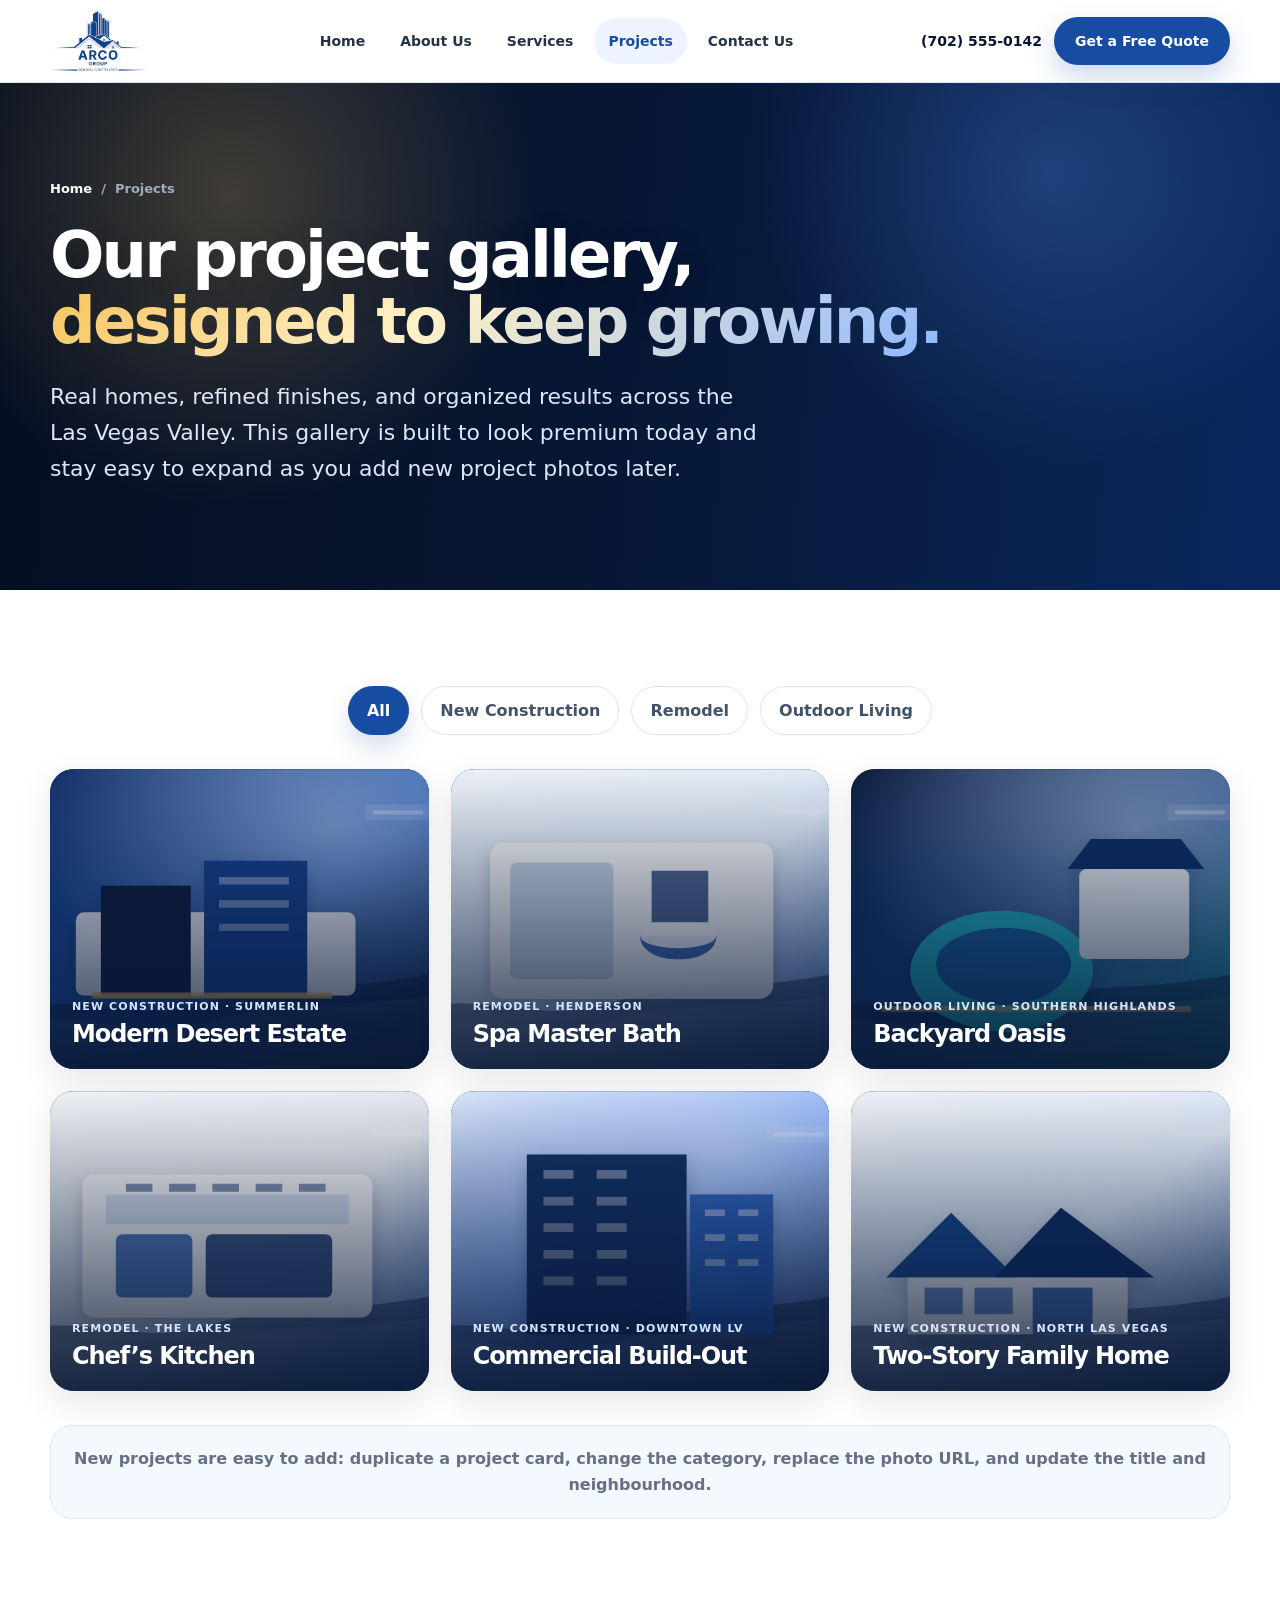
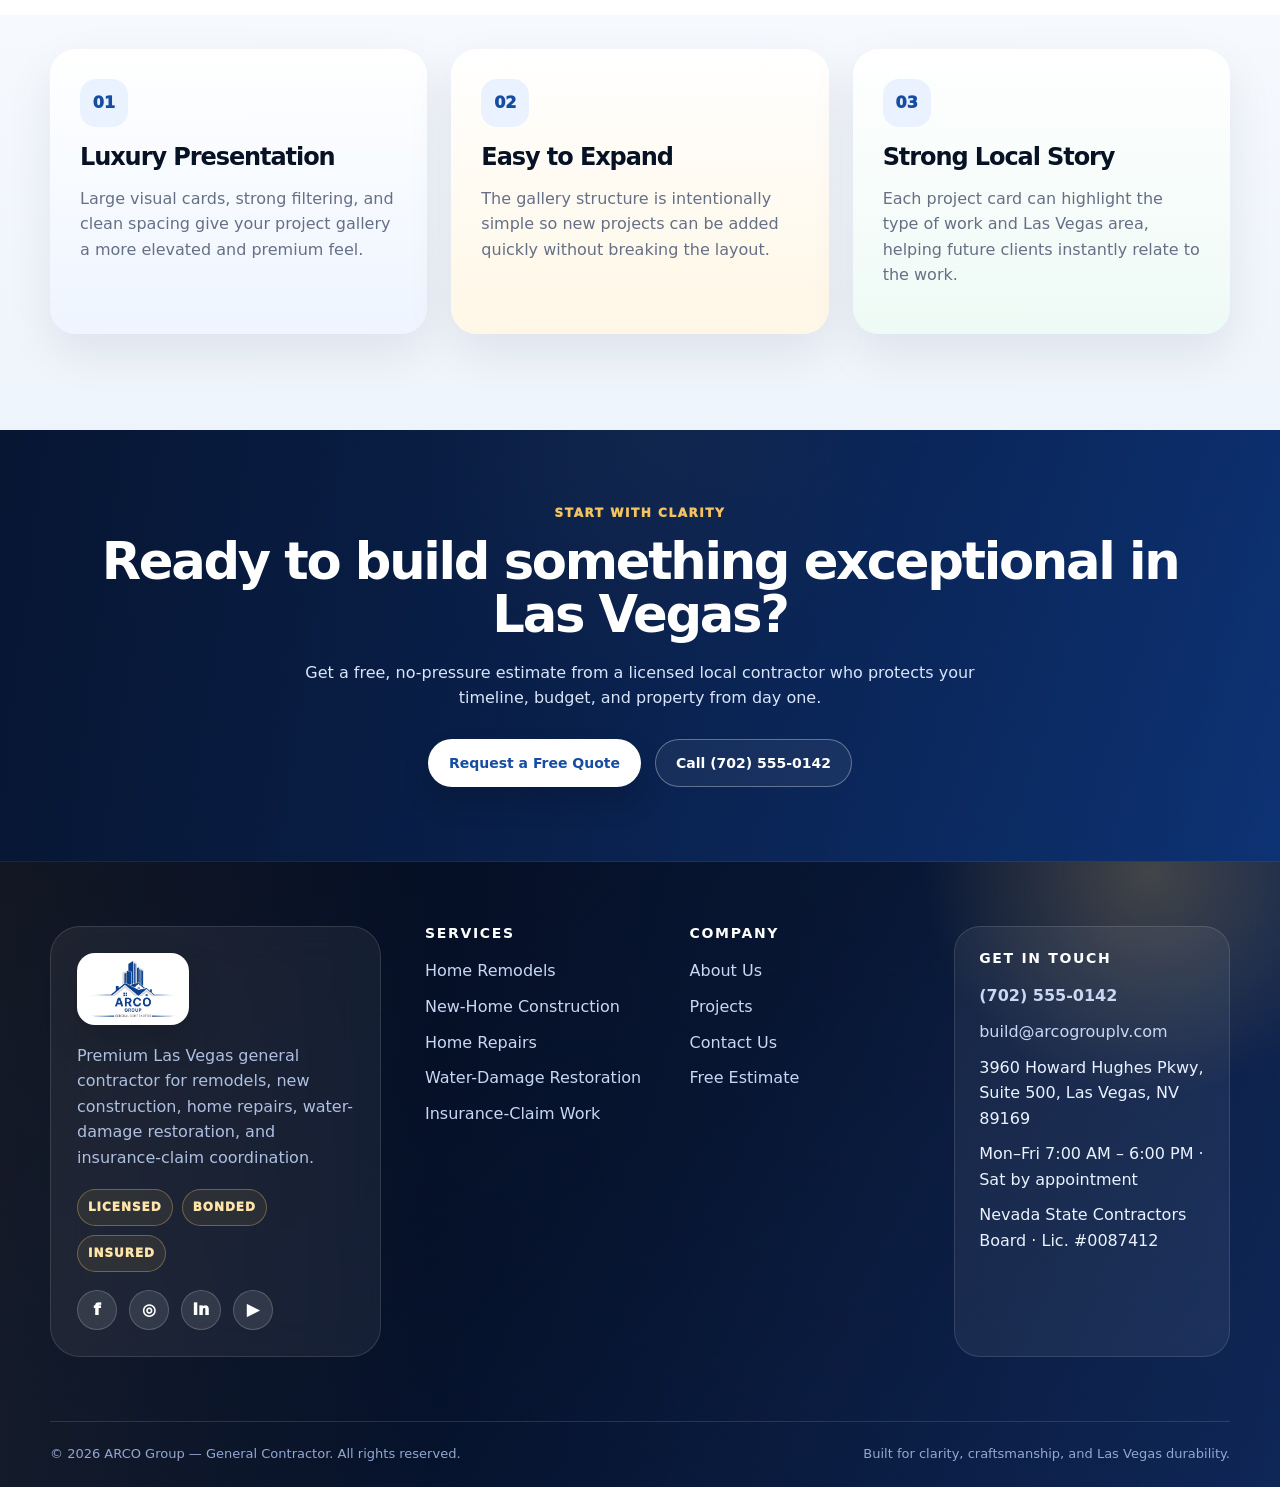
<file: projects.html>
<!doctype html>
<html lang="en">
<head>
  <meta charset="utf-8">
  <meta name="viewport" content="width=device-width, initial-scale=1">
  <title>Projects | ARCO Group Las Vegas Project Gallery</title>
  <meta name="description" content="View ARCO Group project examples for Las Vegas new construction, remodels, outdoor living, kitchens, baths, and commercial build-outs.">
  <meta name="theme-color" content="#071633">
  <link rel="icon" href="assets/img/favicon-32.png" sizes="32x32">
  <link rel="apple-touch-icon" href="assets/img/apple-touch-icon.png">
  <link rel="stylesheet" href="assets/css/style.css">
  <meta property="og:title" content="Projects | ARCO Group Las Vegas Project Gallery">
  <meta property="og:description" content="View ARCO Group project examples for Las Vegas new construction, remodels, outdoor living, kitchens, baths, and commercial build-outs.">
  <meta property="og:type" content="website">
</head>
<body>
<a class="skip-link" href="#main">Skip to content</a>
<header class="site-header">
  <div class="container nav">
    <a class="brand" href="index.html" aria-label="ARCO Group home"><img src="assets/img/arco-logo-color.png" alt="ARCO Group General Contractor logo"><span>ARCO Group</span></a>
    <nav class="nav-menu" aria-label="Primary navigation">
      <a href="index.html">Home</a>
      <a href="about.html">About Us</a>
      <a href="services.html">Services</a>
      <a href="projects.html">Projects</a>
      <a href="contact.html">Contact Us</a>
    </nav>
    <div class="nav-cta">
      <a class="phone-link" href="tel:+17025550142">(702) 555-0142</a>
      <a class="btn" href="contact.html">Get a Free Quote</a>
      <button class="nav-toggle" aria-label="Open navigation" aria-expanded="false"><span></span></button>
    </div>
  </div>
</header>
<main id="main">
  <section class="page-hero page-hero-premium projects-hero">
    <div class="page-hero-slider" aria-hidden="true">
      <span class="slide s1"></span>
      <span class="slide s2"></span>
      <span class="slide s3"></span>
    </div>
    <div class="container">
      <div class="breadcrumb"><a href="index.html">Home</a><span>/</span><span>Projects</span></div>
      <h1><span class="hero-line-primary">Our project gallery,</span> <span class="hero-line-accent">designed to keep growing.</span></h1>
      <p class="lead">Real homes, refined finishes, and organized results across the Las Vegas Valley. This gallery is built to look premium today and stay easy to expand as you add new project photos later.</p>
    </div>
  </section>

  <section class="section">
    <div class="container">
      <div class="filters reveal" aria-label="Filter projects">
        <button class="filter-btn active" data-filter="all">All</button>
        <button class="filter-btn" data-filter="new">New Construction</button>
        <button class="filter-btn" data-filter="remodel">Remodel</button>
        <button class="filter-btn" data-filter="outdoor">Outdoor Living</button>
      </div>
      <div class="project-grid">
        <article class="project-card reveal" data-category="new"><img src="https://images.unsplash.com/photo-1600585154340-be6161a56a0c?auto=format&fit=crop&w=1200&q=80" onerror="this.onerror=null;this.src='assets/img/project-modern.svg';" alt="Modern desert estate in Las Vegas" loading="lazy" decoding="async"><div class="project-info"><small>New Construction · Summerlin</small><h3>Modern Desert Estate</h3></div></article>
        <article class="project-card reveal" data-category="remodel"><img src="https://images.unsplash.com/photo-1620626011761-996317b8d101?auto=format&fit=crop&w=1200&q=80" onerror="this.onerror=null;this.src='assets/img/project-bath.svg';" alt="Spa master bath remodel" loading="lazy" decoding="async"><div class="project-info"><small>Remodel · Henderson</small><h3>Spa Master Bath</h3></div></article>
        <article class="project-card reveal" data-category="outdoor"><img src="https://images.unsplash.com/photo-1600566753190-17f0baa2a6c3?auto=format&fit=crop&w=1200&q=80" onerror="this.onerror=null;this.src='assets/img/project-backyard.svg';" alt="Outdoor backyard oasis" loading="lazy" decoding="async"><div class="project-info"><small>Outdoor Living · Southern Highlands</small><h3>Backyard Oasis</h3></div></article>
        <article class="project-card reveal" data-category="remodel"><img src="https://images.unsplash.com/photo-1556911220-bff31c812dba?auto=format&fit=crop&w=1200&q=80" onerror="this.onerror=null;this.src='assets/img/project-kitchen.svg';" alt="Chef kitchen remodel" loading="lazy" decoding="async"><div class="project-info"><small>Remodel · The Lakes</small><h3>Chef’s Kitchen</h3></div></article>
        <article class="project-card reveal" data-category="new"><img src="https://images.unsplash.com/photo-1497366811353-6870744d04b2?auto=format&fit=crop&w=1200&q=80" onerror="this.onerror=null;this.src='assets/img/project-commercial.svg';" alt="Commercial office build out" loading="lazy" decoding="async"><div class="project-info"><small>New Construction · Downtown LV</small><h3>Commercial Build-Out</h3></div></article>
        <article class="project-card reveal" data-category="new"><img src="https://images.unsplash.com/photo-1570129477492-45c003edd2be?auto=format&fit=crop&w=1200&q=80" onerror="this.onerror=null;this.src='assets/img/project-family.svg';" alt="Two story family home" loading="lazy" decoding="async"><div class="project-info"><small>New Construction · North Las Vegas</small><h3>Two-Story Family Home</h3></div></article>
      </div>
      <div class="guide-note reveal">New projects are easy to add: duplicate a project card, change the category, replace the photo URL, and update the title and neighbourhood.</div>
    </div>
  </section>

  <section class="section section-soft projects-extra-section">
    <div class="container">
      <div class="grid-3 service-standards-grid">
        <div class="value-card reveal tinted-card tinted-blue"><div class="icon">01</div><h3>Luxury Presentation</h3><p>Large visual cards, strong filtering, and clean spacing give your project gallery a more elevated and premium feel.</p></div>
        <div class="value-card reveal tinted-card tinted-gold"><div class="icon">02</div><h3>Easy to Expand</h3><p>The gallery structure is intentionally simple so new projects can be added quickly without breaking the layout.</p></div>
        <div class="value-card reveal tinted-card tinted-green"><div class="icon">03</div><h3>Strong Local Story</h3><p>Each project card can highlight the type of work and Las Vegas area, helping future clients instantly relate to the work.</p></div>
      </div>
    </div>
  </section>

  <section class="section-dark clarity-cta-section">
    <div class="cta-bg-slider" aria-hidden="true"><span></span><span></span></div>
    <div class="container cta-panel reveal">
      <div class="kicker">Start with clarity</div>
      <h2>Ready to build something exceptional in Las Vegas?</h2>
      <p>Get a free, no-pressure estimate from a licensed local contractor who protects your timeline, budget, and property from day one.</p>
      <div class="cta-actions">
        <a class="btn btn-light" href="contact.html">Request a Free Quote</a>
        <a class="btn btn-outline" href="tel:+17025550142">Call (702) 555-0142</a>
      </div>
    </div>
  </section>
</main>

<footer class="footer luxury-footer">
  <div class="footer-glow" aria-hidden="true"></div>
  <div class="container footer-top luxury-footer-top">
    <div class="footer-brand-block">
      <img class="footer-logo" src="assets/img/arco-logo-color.png" alt="ARCO Group logo">
      <p>Premium Las Vegas general contractor for remodels, new construction, home repairs, water-damage restoration, and insurance-claim coordination.</p>
      <div class="footer-badges">
        <span>Licensed</span><span>Bonded</span><span>Insured</span>
      </div>
      <div class="social-links" aria-label="Social links">
        <a href="#" aria-label="Facebook">f</a>
        <a href="#" aria-label="Instagram">◎</a>
        <a href="#" aria-label="LinkedIn">in</a>
        <a href="#" aria-label="YouTube">▶</a>
      </div>
    </div>
    <div>
      <h3>Services</h3>
      <ul>
        <li><a href="services.html#home-remodels">Home Remodels</a></li>
        <li><a href="services.html#new-home-construction">New-Home Construction</a></li>
        <li><a href="services.html#home-repairs">Home Repairs</a></li>
        <li><a href="services.html#water-damage-restoration">Water-Damage Restoration</a></li>
        <li><a href="services.html#insurance-claim-work">Insurance-Claim Work</a></li>
      </ul>
    </div>
    <div>
      <h3>Company</h3>
      <ul>
        <li><a href="about.html">About Us</a></li>
        <li><a href="projects.html">Projects</a></li>
        <li><a href="contact.html">Contact Us</a></li>
        <li><a href="contact.html">Free Estimate</a></li>
      </ul>
    </div>
    <div class="footer-contact-card">
      <h3>Get in touch</h3>
      <ul>
        <li><a href="tel:+17025550142"><strong>(702) 555-0142</strong></a></li>
        <li><a href="mailto:build@arcogrouplv.com">build@arcogrouplv.com</a></li>
        <li>3960 Howard Hughes Pkwy, Suite 500, Las Vegas, NV 89169</li>
        <li>Mon–Fri 7:00 AM – 6:00 PM · Sat by appointment</li>
        <li>Nevada State Contractors Board · Lic. #0087412</li>
      </ul>
    </div>
  </div>
  <div class="container footer-bottom luxury-footer-bottom">
    <span>© <span data-year></span> ARCO Group — General Contractor. All rights reserved.</span>
    <span>Built for clarity, craftsmanship, and Las Vegas durability.</span>
  </div>
</footer>
<script src="assets/js/main.js" defer></script></body></html>
</file>
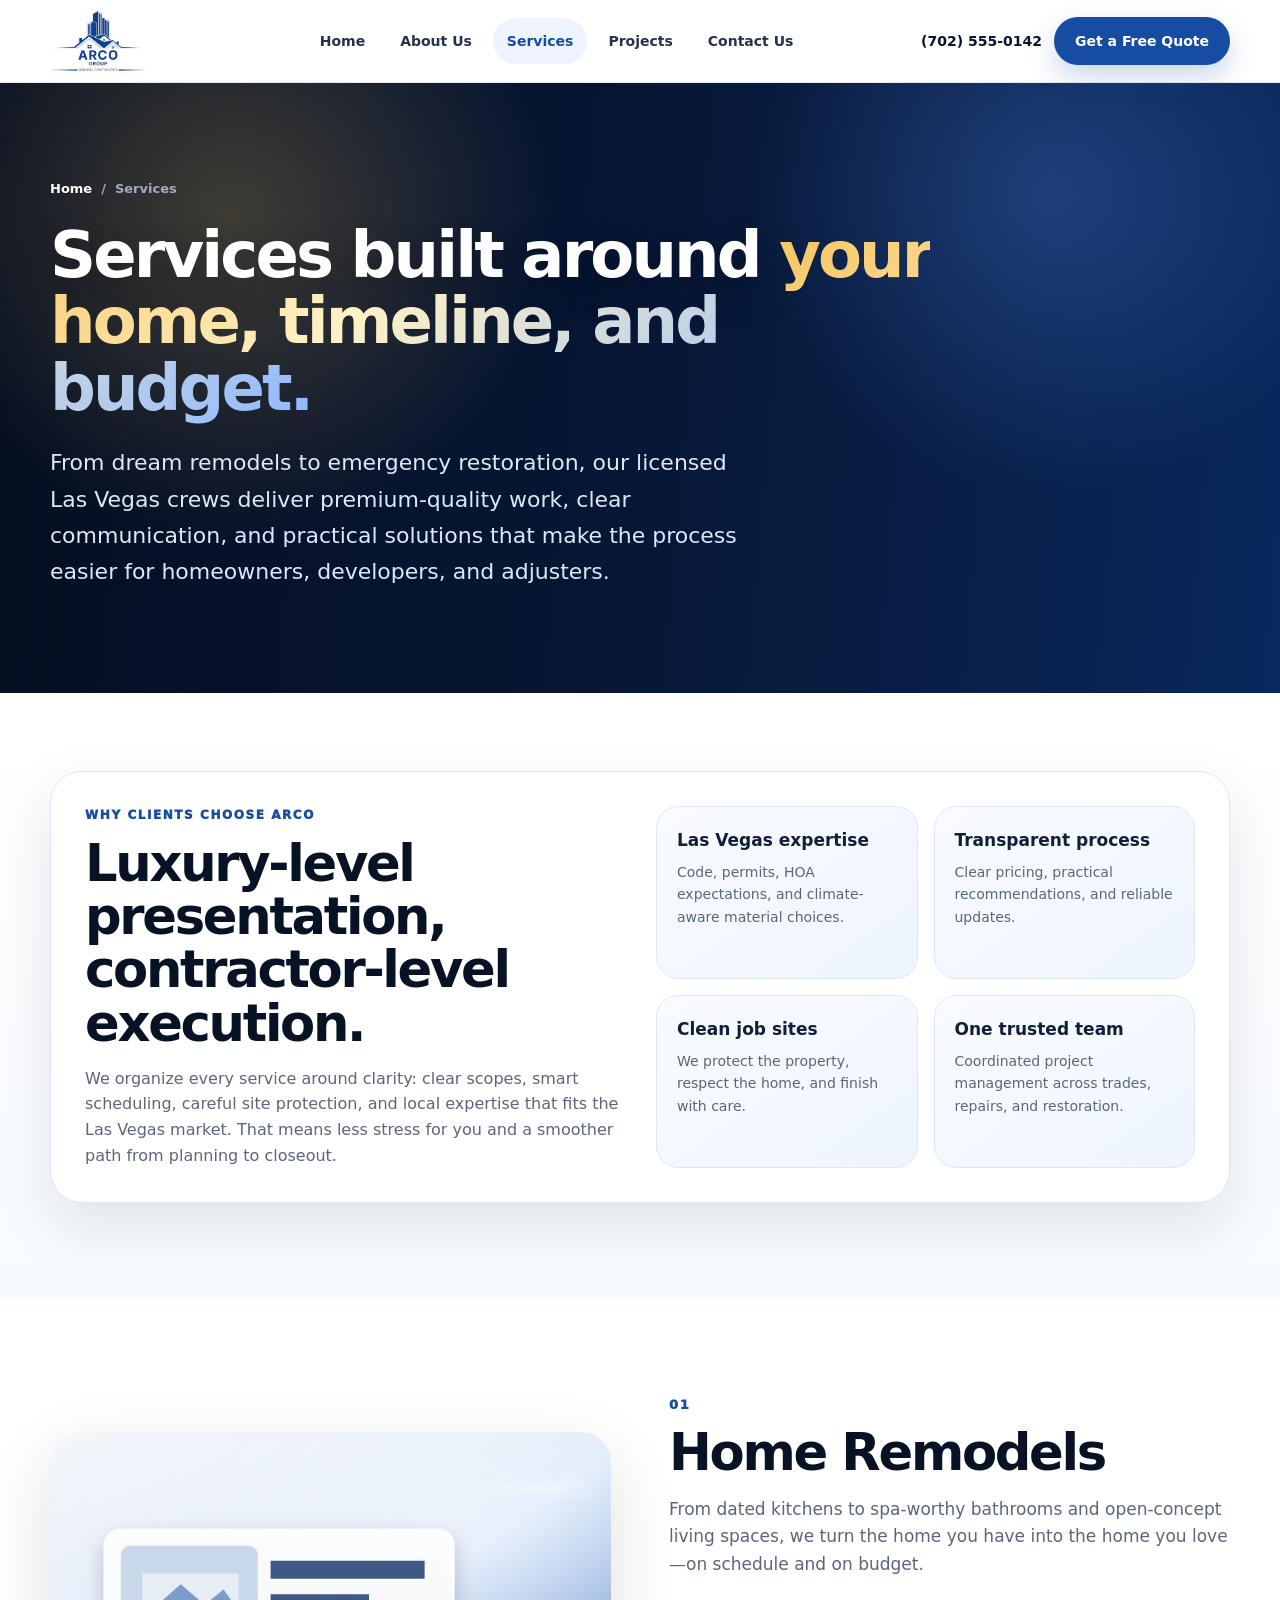
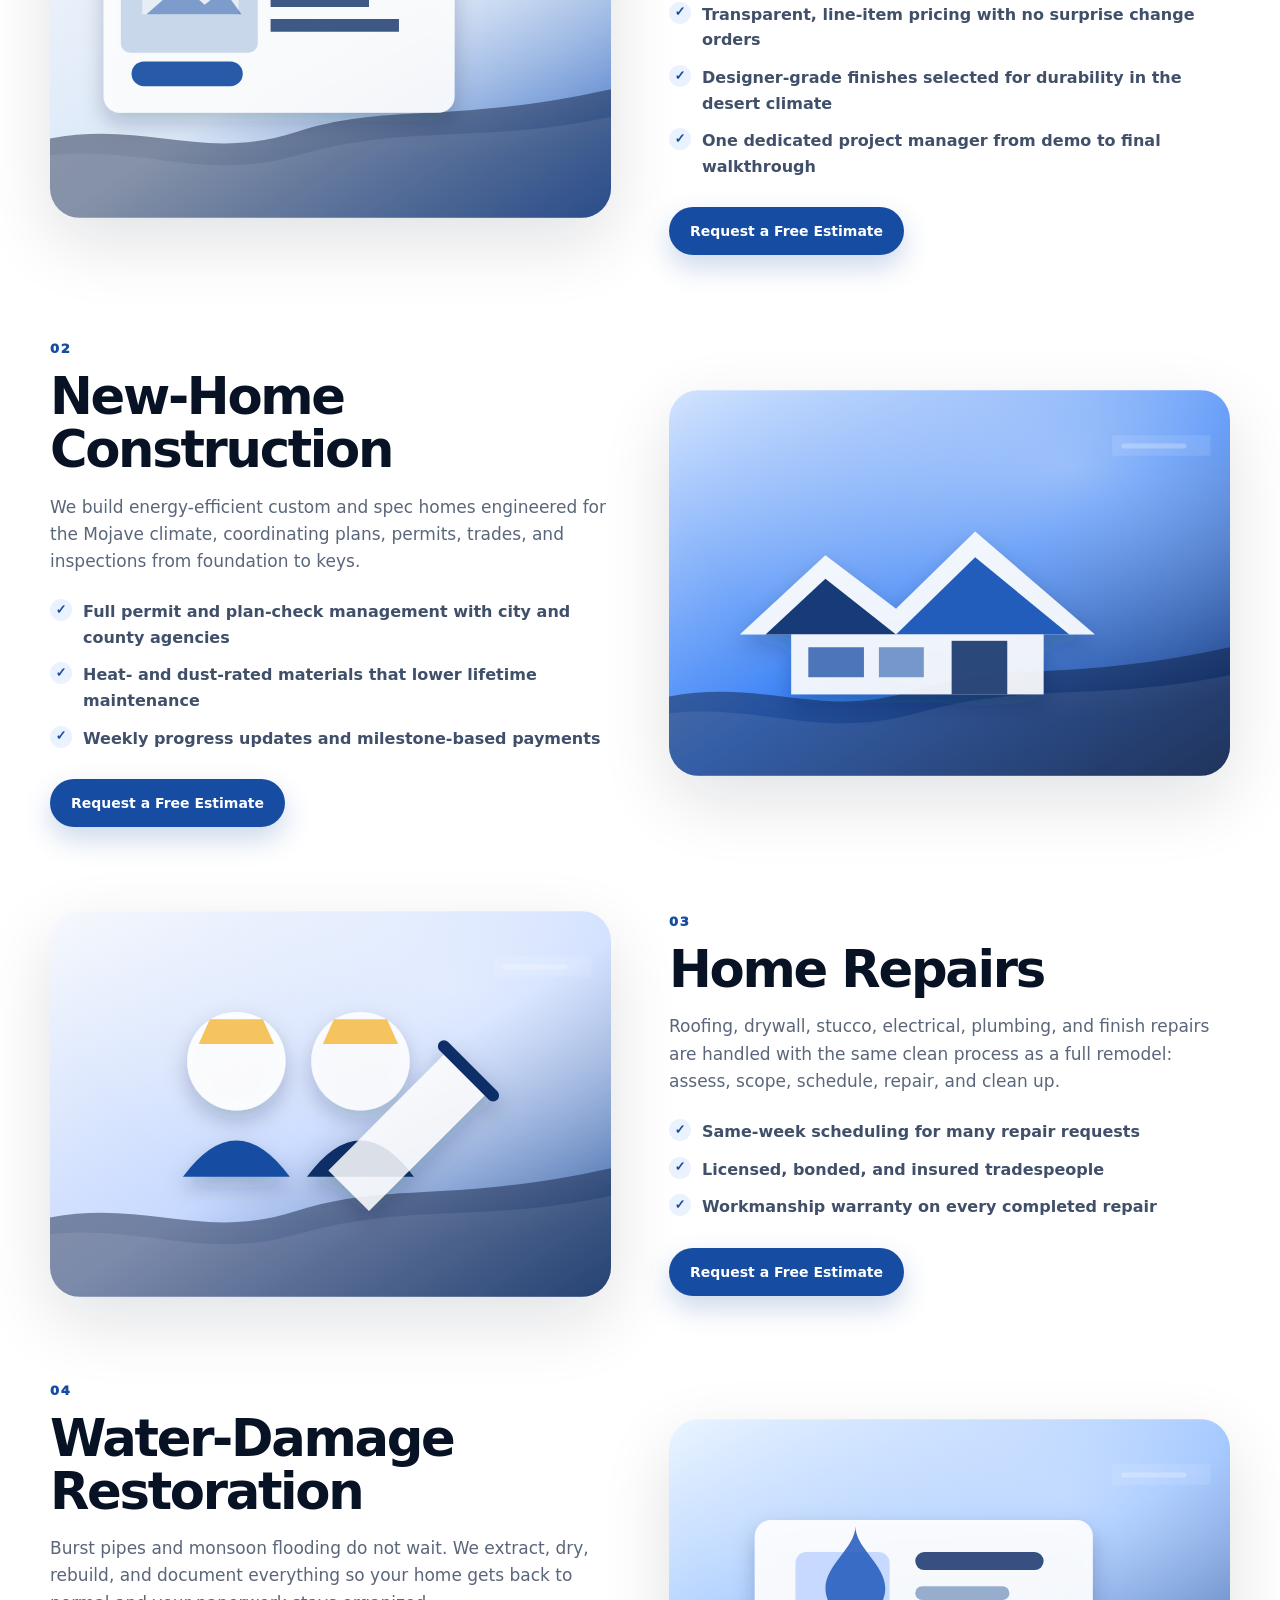
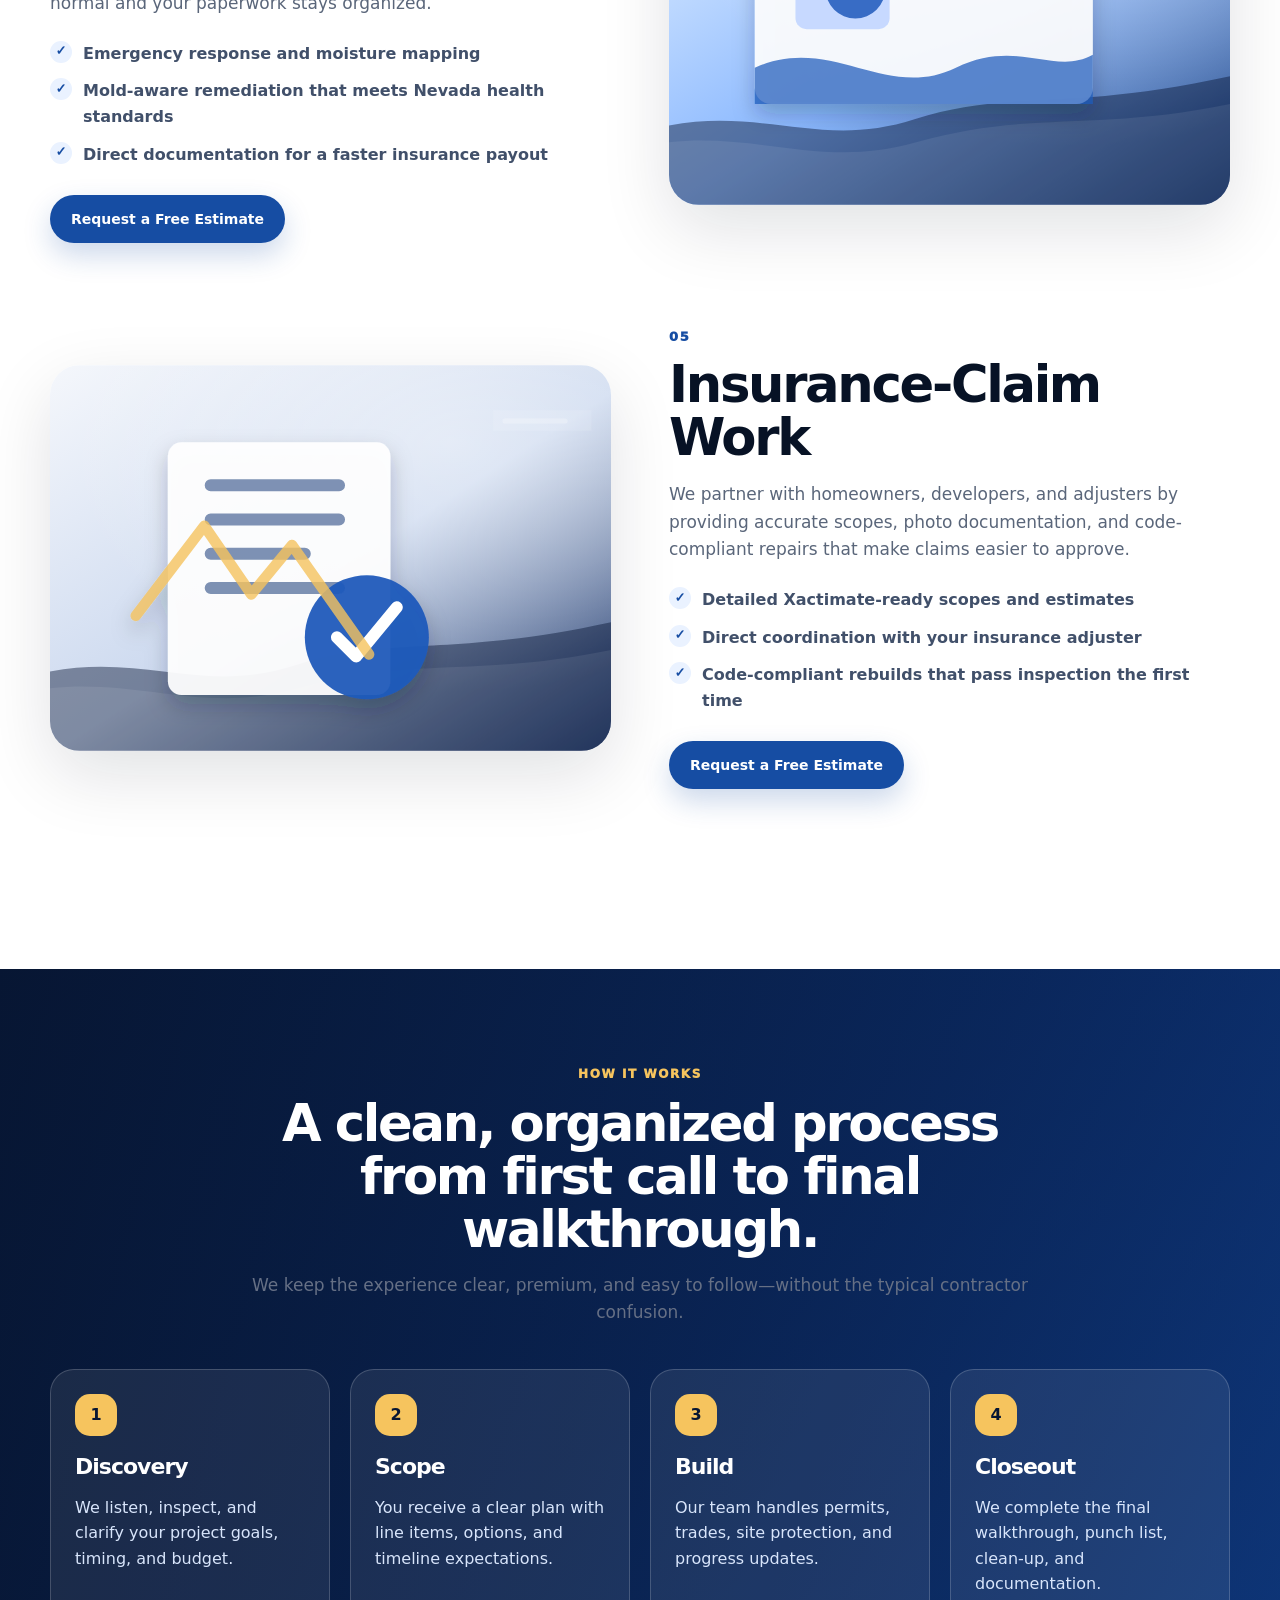
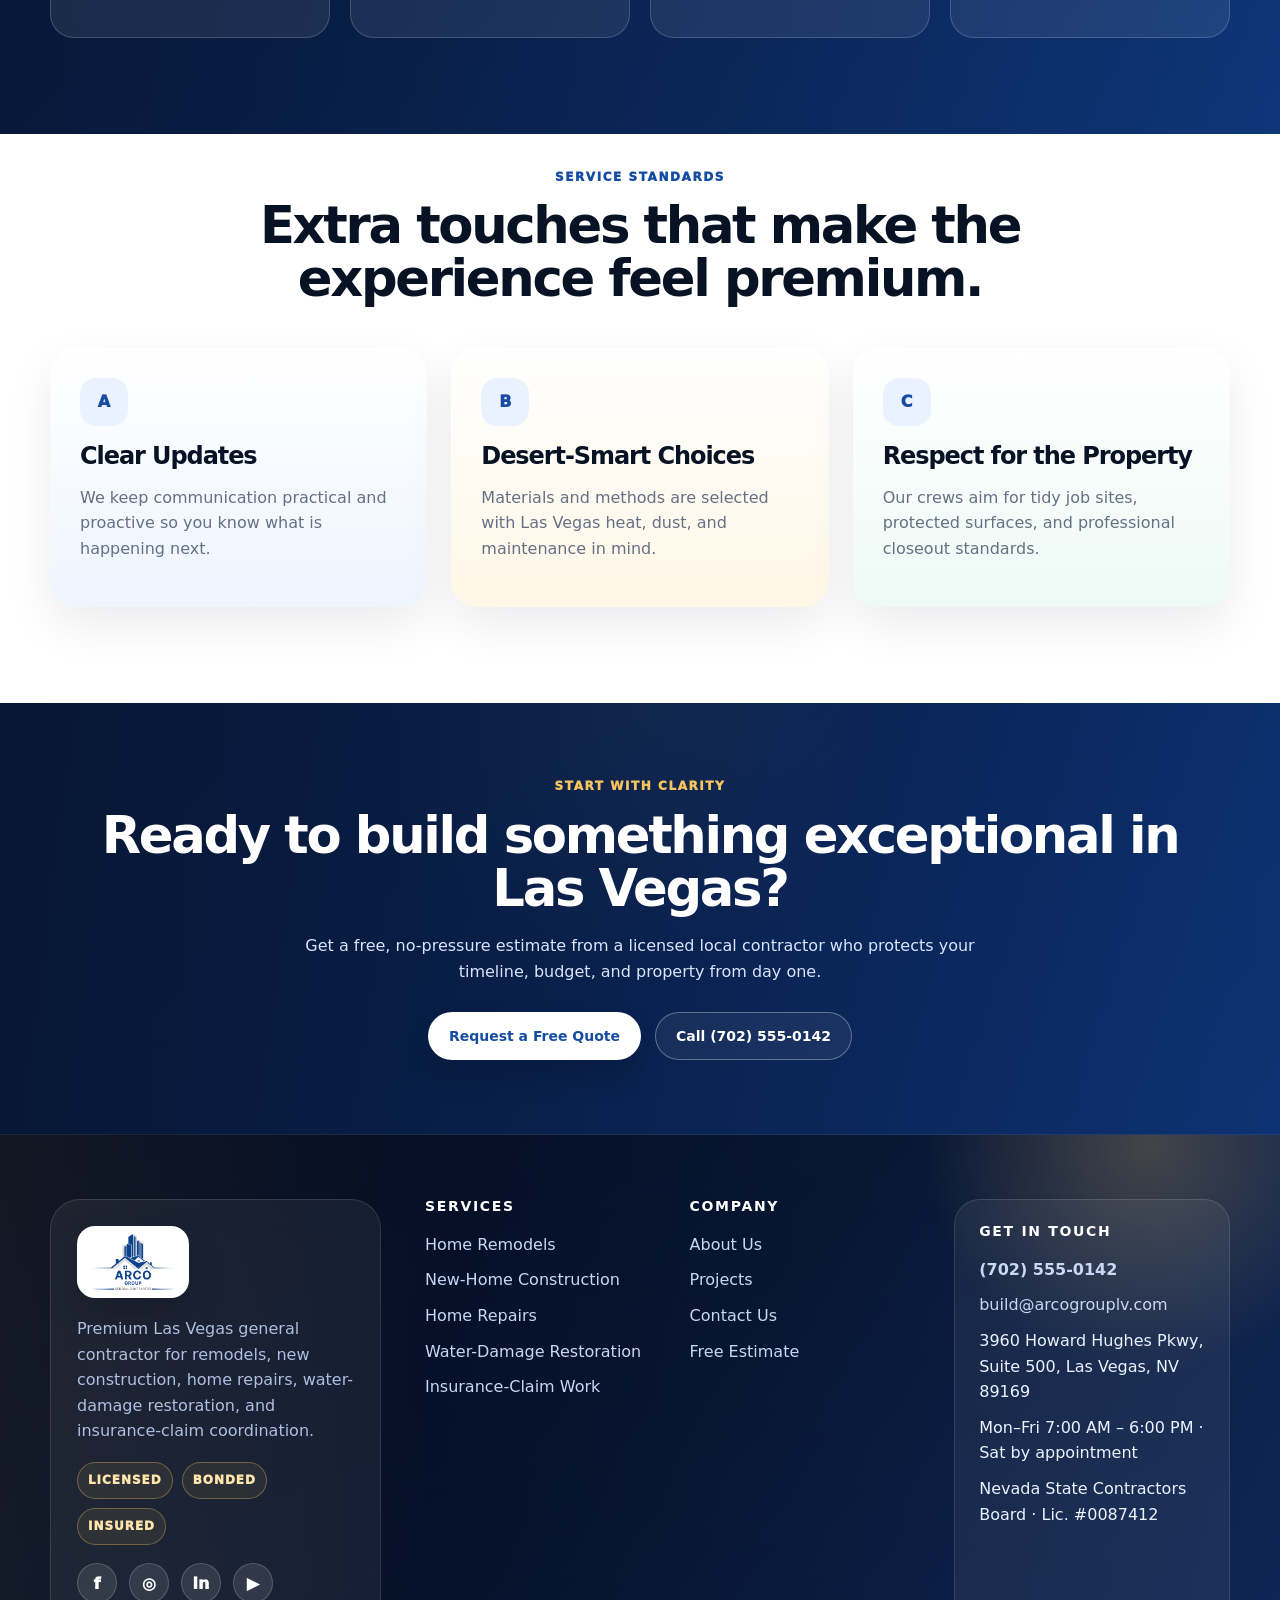
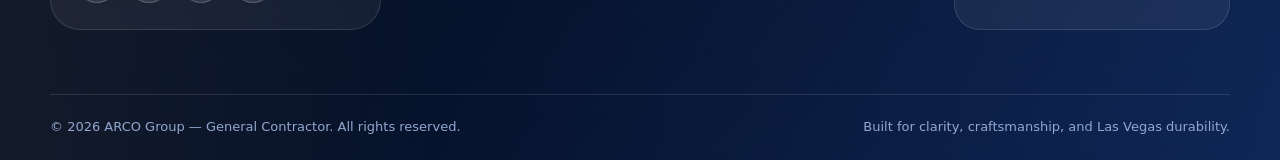
<file: services.html>
<!doctype html>
<html lang="en">
<head>
  <meta charset="utf-8">
  <meta name="viewport" content="width=device-width, initial-scale=1">
  <title>Services | ARCO Group Las Vegas Contractor</title>
  <meta name="description" content="ARCO Group provides home remodels, new-home construction, home repairs, water-damage restoration, and insurance-claim work in Las Vegas.">
  <meta name="theme-color" content="#071633">
  <link rel="icon" href="assets/img/favicon-32.png" sizes="32x32">
  <link rel="apple-touch-icon" href="assets/img/apple-touch-icon.png">
  <link rel="stylesheet" href="assets/css/style.css">
  <meta property="og:title" content="Services | ARCO Group Las Vegas Contractor">
  <meta property="og:description" content="ARCO Group provides home remodels, new-home construction, home repairs, water-damage restoration, and insurance-claim work in Las Vegas.">
  <meta property="og:type" content="website">
</head>
<body>
<a class="skip-link" href="#main">Skip to content</a>
<header class="site-header">
  <div class="container nav">
    <a class="brand" href="index.html" aria-label="ARCO Group home"><img src="assets/img/arco-logo-color.png" alt="ARCO Group General Contractor logo"><span>ARCO Group</span></a>
    <nav class="nav-menu" aria-label="Primary navigation">
      <a href="index.html">Home</a>
      <a href="about.html">About Us</a>
      <a href="services.html">Services</a>
      <a href="projects.html">Projects</a>
      <a href="contact.html">Contact Us</a>
    </nav>
    <div class="nav-cta">
      <a class="phone-link" href="tel:+17025550142">(702) 555-0142</a>
      <a class="btn" href="contact.html">Get a Free Quote</a>
      <button class="nav-toggle" aria-label="Open navigation" aria-expanded="false"><span></span></button>
    </div>
  </div>
</header>
<main id="main">
  <section class="page-hero page-hero-premium services-hero">
    <div class="page-hero-slider" aria-hidden="true">
      <span class="slide s1"></span>
      <span class="slide s2"></span>
      <span class="slide s3"></span>
    </div>
    <div class="container">
      <div class="breadcrumb"><a href="index.html">Home</a><span>/</span><span>Services</span></div>
      <h1><span class="hero-line-primary">Services built around</span> <span class="hero-line-accent">your home, timeline, and budget.</span></h1>
      <p class="lead">From dream remodels to emergency restoration, our licensed Las Vegas crews deliver premium-quality work, clear communication, and practical solutions that make the process easier for homeowners, developers, and adjusters.</p>
    </div>
  </section>

  <section class="section services-overview-premium">
    <div class="container">
      <div class="service-intro-card reveal">
        <div>
          <div class="kicker">Why clients choose ARCO</div>
          <h2 class="section-title">Luxury-level presentation, contractor-level execution.</h2>
          <p>We organize every service around clarity: clear scopes, smart scheduling, careful site protection, and local expertise that fits the Las Vegas market. That means less stress for you and a smoother path from planning to closeout.</p>
        </div>
        <div class="service-intro-grid">
          <div><strong>Las Vegas expertise</strong><span>Code, permits, HOA expectations, and climate-aware material choices.</span></div>
          <div><strong>Transparent process</strong><span>Clear pricing, practical recommendations, and reliable updates.</span></div>
          <div><strong>Clean job sites</strong><span>We protect the property, respect the home, and finish with care.</span></div>
          <div><strong>One trusted team</strong><span>Coordinated project management across trades, repairs, and restoration.</span></div>
        </div>
      </div>
    </div>
  </section>

  <section class="section">
    <div class="container">
      <article id="home-remodels" class="service-detail reveal">
        <div class="detail-media"><img src="https://images.unsplash.com/photo-1600210492486-724fe5c67fb0?auto=format&fit=crop&w=1200&q=80" onerror="this.onerror=null;this.src='assets/img/home-remodel.svg';" alt="Bright home remodel with open living room" loading="lazy" decoding="async"></div>
        <div class="detail-copy">
          <div class="num">01</div>
          <h2>Home Remodels</h2>
          <p>From dated kitchens to spa-worthy bathrooms and open-concept living spaces, we turn the home you have into the home you love—on schedule and on budget.</p>
          <ul class="check-list"><li>Transparent, line-item pricing with no surprise change orders</li><li>Designer-grade finishes selected for durability in the desert climate</li><li>One dedicated project manager from demo to final walkthrough</li></ul>
          <a class="btn" href="contact.html">Request a Free Estimate</a>
        </div>
      </article>

      <article id="new-home-construction" class="service-detail reveal">
        <div class="detail-media"><img src="https://images.unsplash.com/photo-1600585154340-be6161a56a0c?auto=format&fit=crop&w=1200&q=80" onerror="this.onerror=null;this.src='assets/img/new-home.svg';" alt="Modern new home construction exterior" loading="lazy" decoding="async"></div>
        <div class="detail-copy">
          <div class="num">02</div>
          <h2>New-Home Construction</h2>
          <p>We build energy-efficient custom and spec homes engineered for the Mojave climate, coordinating plans, permits, trades, and inspections from foundation to keys.</p>
          <ul class="check-list"><li>Full permit and plan-check management with city and county agencies</li><li>Heat- and dust-rated materials that lower lifetime maintenance</li><li>Weekly progress updates and milestone-based payments</li></ul>
          <a class="btn" href="contact.html">Request a Free Estimate</a>
        </div>
      </article>

      <article id="home-repairs" class="service-detail reveal">
        <div class="detail-media"><img src="https://images.unsplash.com/photo-1503387762-592deb58ef4e?auto=format&fit=crop&w=1200&q=80" onerror="this.onerror=null;this.src='assets/img/home-repairs.svg';" alt="Home repair contractors" loading="lazy" decoding="async"></div>
        <div class="detail-copy">
          <div class="num">03</div>
          <h2>Home Repairs</h2>
          <p>Roofing, drywall, stucco, electrical, plumbing, and finish repairs are handled with the same clean process as a full remodel: assess, scope, schedule, repair, and clean up.</p>
          <ul class="check-list"><li>Same-week scheduling for many repair requests</li><li>Licensed, bonded, and insured tradespeople</li><li>Workmanship warranty on every completed repair</li></ul>
          <a class="btn" href="contact.html">Request a Free Estimate</a>
        </div>
      </article>

      <article id="water-damage-restoration" class="service-detail reveal">
        <div class="detail-media"><img src="https://images.unsplash.com/photo-1581578731548-c64695cc6952?auto=format&fit=crop&w=1200&q=80" onerror="this.onerror=null;this.src='assets/img/water-damage.svg';" alt="Water damage restoration equipment" loading="lazy" decoding="async"></div>
        <div class="detail-copy">
          <div class="num">04</div>
          <h2>Water-Damage Restoration</h2>
          <p>Burst pipes and monsoon flooding do not wait. We extract, dry, rebuild, and document everything so your home gets back to normal and your paperwork stays organized.</p>
          <ul class="check-list"><li>Emergency response and moisture mapping</li><li>Mold-aware remediation that meets Nevada health standards</li><li>Direct documentation for a faster insurance payout</li></ul>
          <a class="btn" href="contact.html">Request a Free Estimate</a>
        </div>
      </article>

      <article id="insurance-claim-work" class="service-detail reveal">
        <div class="detail-media"><img src="https://images.unsplash.com/photo-1581094794329-c8112a89af12?auto=format&fit=crop&w=1200&q=80" onerror="this.onerror=null;this.src='assets/img/insurance.svg';" alt="Contractors reviewing insurance claim documents" loading="lazy" decoding="async"></div>
        <div class="detail-copy">
          <div class="num">05</div>
          <h2>Insurance-Claim Work</h2>
          <p>We partner with homeowners, developers, and adjusters by providing accurate scopes, photo documentation, and code-compliant repairs that make claims easier to approve.</p>
          <ul class="check-list"><li>Detailed Xactimate-ready scopes and estimates</li><li>Direct coordination with your insurance adjuster</li><li>Code-compliant rebuilds that pass inspection the first time</li></ul>
          <a class="btn" href="contact.html">Request a Free Estimate</a>
        </div>
      </article>
    </div>
  </section>

  <section class="section section-dark process-section-premium">
    <div class="container">
      <div class="section-head center reveal">
        <div class="kicker">How it works</div>
        <h2 class="section-title">A clean, organized process from first call to final walkthrough.</h2>
        <p>We keep the experience clear, premium, and easy to follow—without the typical contractor confusion.</p>
      </div>
      <div class="process-grid">
        <div class="process-card reveal"><b>1</b><h3>Discovery</h3><p>We listen, inspect, and clarify your project goals, timing, and budget.</p></div>
        <div class="process-card reveal"><b>2</b><h3>Scope</h3><p>You receive a clear plan with line items, options, and timeline expectations.</p></div>
        <div class="process-card reveal"><b>3</b><h3>Build</h3><p>Our team handles permits, trades, site protection, and progress updates.</p></div>
        <div class="process-card reveal"><b>4</b><h3>Closeout</h3><p>We complete the final walkthrough, punch list, clean-up, and documentation.</p></div>
      </div>
    </div>
  </section>

  <section class="section services-additional-premium">
    <div class="container">
      <div class="section-head center reveal">
        <div class="kicker">Service standards</div>
        <h2 class="section-title">Extra touches that make the experience feel premium.</h2>
      </div>
      <div class="grid-3 service-standards-grid">
        <div class="value-card reveal tinted-card tinted-blue"><div class="icon">A</div><h3>Clear Updates</h3><p>We keep communication practical and proactive so you know what is happening next.</p></div>
        <div class="value-card reveal tinted-card tinted-gold"><div class="icon">B</div><h3>Desert-Smart Choices</h3><p>Materials and methods are selected with Las Vegas heat, dust, and maintenance in mind.</p></div>
        <div class="value-card reveal tinted-card tinted-green"><div class="icon">C</div><h3>Respect for the Property</h3><p>Our crews aim for tidy job sites, protected surfaces, and professional closeout standards.</p></div>
      </div>
    </div>
  </section>

  <section class="section-dark clarity-cta-section">
    <div class="cta-bg-slider" aria-hidden="true"><span></span><span></span></div>
    <div class="container cta-panel reveal">
      <div class="kicker">Start with clarity</div>
      <h2>Ready to build something exceptional in Las Vegas?</h2>
      <p>Get a free, no-pressure estimate from a licensed local contractor who protects your timeline, budget, and property from day one.</p>
      <div class="cta-actions">
        <a class="btn btn-light" href="contact.html">Request a Free Quote</a>
        <a class="btn btn-outline" href="tel:+17025550142">Call (702) 555-0142</a>
      </div>
    </div>
  </section>
</main>

<footer class="footer luxury-footer">
  <div class="footer-glow" aria-hidden="true"></div>
  <div class="container footer-top luxury-footer-top">
    <div class="footer-brand-block">
      <img class="footer-logo" src="assets/img/arco-logo-color.png" alt="ARCO Group logo">
      <p>Premium Las Vegas general contractor for remodels, new construction, home repairs, water-damage restoration, and insurance-claim coordination.</p>
      <div class="footer-badges">
        <span>Licensed</span><span>Bonded</span><span>Insured</span>
      </div>
      <div class="social-links" aria-label="Social links">
        <a href="#" aria-label="Facebook">f</a>
        <a href="#" aria-label="Instagram">◎</a>
        <a href="#" aria-label="LinkedIn">in</a>
        <a href="#" aria-label="YouTube">▶</a>
      </div>
    </div>
    <div>
      <h3>Services</h3>
      <ul>
        <li><a href="services.html#home-remodels">Home Remodels</a></li>
        <li><a href="services.html#new-home-construction">New-Home Construction</a></li>
        <li><a href="services.html#home-repairs">Home Repairs</a></li>
        <li><a href="services.html#water-damage-restoration">Water-Damage Restoration</a></li>
        <li><a href="services.html#insurance-claim-work">Insurance-Claim Work</a></li>
      </ul>
    </div>
    <div>
      <h3>Company</h3>
      <ul>
        <li><a href="about.html">About Us</a></li>
        <li><a href="projects.html">Projects</a></li>
        <li><a href="contact.html">Contact Us</a></li>
        <li><a href="contact.html">Free Estimate</a></li>
      </ul>
    </div>
    <div class="footer-contact-card">
      <h3>Get in touch</h3>
      <ul>
        <li><a href="tel:+17025550142"><strong>(702) 555-0142</strong></a></li>
        <li><a href="mailto:build@arcogrouplv.com">build@arcogrouplv.com</a></li>
        <li>3960 Howard Hughes Pkwy, Suite 500, Las Vegas, NV 89169</li>
        <li>Mon–Fri 7:00 AM – 6:00 PM · Sat by appointment</li>
        <li>Nevada State Contractors Board · Lic. #0087412</li>
      </ul>
    </div>
  </div>
  <div class="container footer-bottom luxury-footer-bottom">
    <span>© <span data-year></span> ARCO Group — General Contractor. All rights reserved.</span>
    <span>Built for clarity, craftsmanship, and Las Vegas durability.</span>
  </div>
</footer>
<script src="assets/js/main.js" defer></script></body></html>
</file>
<file: assets/css/style.css>
:root{
  --ink:#071225;
  --ink-2:#12223d;
  --muted:#667085;
  --blue:#164da3;
  --blue-2:#245dc4;
  --blue-3:#2f71f2;
  --navy:#071633;
  --navy-2:#0b2454;
  --gold:#f6c45e;
  --gold-2:#dca63c;
  --ice:#f4f7fb;
  --soft:#e8eef8;
  --line:#dce4ef;
  --white:#ffffff;
  --shadow:0 24px 70px rgba(7,18,37,.12);
  --shadow-sm:0 12px 35px rgba(7,18,37,.10);
  --radius:24px;
  --radius-lg:34px;
  --max:1180px;
}
*{box-sizing:border-box}
html{scroll-behavior:smooth}
body{margin:0;font-family:"Plus Jakarta Sans","Inter",ui-sans-serif,system-ui,-apple-system,"Segoe UI",Roboto,Arial,sans-serif;color:var(--ink);background:var(--white);line-height:1.6;text-rendering:optimizeLegibility;-webkit-font-smoothing:antialiased}
a{color:inherit;text-decoration:none}
img{max-width:100%;height:auto;display:block}
button,input,select,textarea{font:inherit}
::selection{background:rgba(246,196,94,.45)}
.container{width:min(var(--max),calc(100% - 40px));margin-inline:auto}
.skip-link{position:absolute;left:16px;top:-100px;z-index:999;background:var(--navy);color:#fff;padding:10px 14px;border-radius:12px}.skip-link:focus{top:16px}
.site-header{position:sticky;top:0;z-index:100;background:rgba(255,255,255,.88);backdrop-filter:saturate(160%) blur(18px);border-bottom:1px solid rgba(220,228,239,.8);transition:box-shadow .25s ease, background .25s ease}.site-header.is-scrolled{box-shadow:0 14px 35px rgba(7,18,37,.08);background:rgba(255,255,255,.96)}
.nav{height:82px;display:flex;align-items:center;justify-content:space-between;gap:24px}.brand{display:flex;align-items:center;gap:12px;min-width:142px}.brand img{width:96px;height:auto;object-fit:contain}.brand span{position:absolute;width:1px;height:1px;overflow:hidden;clip:rect(0,0,0,0)}
.nav-menu{display:flex;align-items:center;gap:7px}.nav-menu a{font-size:14px;font-weight:700;color:#24324a;padding:12px 14px;border-radius:999px;transition:.22s ease}.nav-menu a:hover,.nav-menu a.active{color:var(--blue);background:#edf3ff}.nav-cta{display:flex;align-items:center;gap:12px}.phone-link{font-weight:850;color:var(--navy);font-size:14px;white-space:nowrap}.phone-link:hover{color:var(--blue)}
.btn{--bg:var(--blue);--fg:#fff;display:inline-flex;align-items:center;justify-content:center;gap:10px;min-height:48px;padding:0 20px;border-radius:999px;border:1px solid transparent;background:var(--bg);color:var(--fg);font-weight:850;font-size:14px;line-height:1;box-shadow:0 12px 28px rgba(22,77,163,.22);transition:transform .22s ease,box-shadow .22s ease,background .22s ease,border-color .22s ease}.btn:hover{transform:translateY(-2px);box-shadow:0 18px 38px rgba(22,77,163,.28);background:#0f438f}.btn-outline{--bg:rgba(255,255,255,.06);--fg:#fff;border-color:rgba(255,255,255,.32);box-shadow:none}.btn-outline:hover{background:rgba(255,255,255,.16);border-color:rgba(255,255,255,.55)}.btn-light{--bg:#fff;--fg:var(--blue);box-shadow:0 16px 30px rgba(0,0,0,.14)}.btn-gold{--bg:linear-gradient(135deg,var(--gold),#ffe1a3);--fg:#071633;color:#071633}
.nav-toggle{display:none;width:44px;height:44px;border:0;border-radius:14px;background:#eef4ff;color:var(--blue);align-items:center;justify-content:center}.nav-toggle span{width:21px;height:2px;background:currentColor;display:block;position:relative}.nav-toggle span:before,.nav-toggle span:after{content:"";position:absolute;left:0;width:21px;height:2px;background:currentColor;transition:.2s}.nav-toggle span:before{top:-7px}.nav-toggle span:after{top:7px}.nav-toggle[aria-expanded="true"] span{background:transparent}.nav-toggle[aria-expanded="true"] span:before{top:0;transform:rotate(45deg)}.nav-toggle[aria-expanded="true"] span:after{top:0;transform:rotate(-45deg)}
.hero{position:relative;overflow:hidden;color:#fff;background:var(--navy)}.hero:before{content:"";position:absolute;inset:0;background:url('../img/vegas-skyline.svg') center/cover no-repeat;opacity:.95}.hero:after{content:"";position:absolute;inset:0;background:radial-gradient(circle at 18% 20%,rgba(246,196,94,.25),transparent 32%),linear-gradient(90deg,rgba(5,15,34,.85),rgba(10,42,99,.74),rgba(36,93,196,.50))}.hero-inner{position:relative;z-index:1;min-height:calc(100svh - 82px);display:grid;grid-template-columns:minmax(0,1.1fr) minmax(320px,.8fr);align-items:center;gap:54px;padding:82px 0}.eyebrow{display:inline-flex;align-items:center;gap:10px;font-size:12px;font-weight:900;text-transform:uppercase;letter-spacing:.13em;color:#dfe9ff;background:rgba(255,255,255,.12);border:1px solid rgba(255,255,255,.18);padding:9px 14px;border-radius:999px;backdrop-filter:blur(14px)}.eyebrow:before{content:"";width:8px;height:8px;border-radius:999px;background:var(--gold);box-shadow:0 0 18px rgba(246,196,94,.8)}
h1,h2,h3{line-height:1.04;letter-spacing:-.045em;margin:0;color:var(--ink)}.hero h1,.page-hero h1{color:#fff;font-size:clamp(44px,6.2vw,84px);max-width:850px;margin-top:22px}.hero p.lead,.page-hero .lead{font-size:clamp(17px,1.75vw,22px);line-height:1.65;color:#dce7fb;max-width:720px;margin:24px 0 0}.hero-actions{display:flex;align-items:center;gap:14px;flex-wrap:wrap;margin-top:34px}.trust-row{display:flex;gap:18px;flex-wrap:wrap;margin-top:34px}.trust-pill{display:flex;align-items:center;gap:10px;color:#e9f1ff;font-size:14px;font-weight:800;background:rgba(255,255,255,.10);border:1px solid rgba(255,255,255,.18);padding:10px 14px;border-radius:999px}.trust-pill svg{width:18px;height:18px;fill:var(--gold)}
.hero-panel{align-self:center;background:linear-gradient(145deg,rgba(255,255,255,.18),rgba(255,255,255,.06));border:1px solid rgba(255,255,255,.25);border-radius:34px;padding:22px;box-shadow:0 28px 90px rgba(0,0,0,.28);backdrop-filter:blur(24px);position:relative}.hero-panel:before{content:"";position:absolute;inset:16px;border-radius:26px;border:1px solid rgba(246,196,94,.25);pointer-events:none}.estimate-card{position:relative;z-index:1;background:#fff;color:var(--ink);border-radius:26px;padding:26px;box-shadow:0 24px 60px rgba(0,0,0,.16)}.estimate-card .small{font-size:12px;letter-spacing:.12em;text-transform:uppercase;color:var(--blue);font-weight:900}.estimate-card h3{font-size:30px;margin-top:8px}.mini-list{display:grid;gap:12px;margin:22px 0}.mini-list span{display:flex;gap:10px;align-items:flex-start;color:#43526b;font-weight:700;font-size:14px}.mini-list span:before{content:"✓";display:grid;place-items:center;flex:0 0 22px;width:22px;height:22px;border-radius:999px;background:#eaf2ff;color:var(--blue);font-weight:900}.callout-metric{display:grid;grid-template-columns:1fr 1fr;gap:12px;margin-top:18px}.callout-metric div{background:#f3f7fd;border:1px solid #e3ebf7;border-radius:18px;padding:14px}.callout-metric strong{display:block;font-size:26px;color:var(--blue);letter-spacing:-.04em}.callout-metric span{font-size:12px;color:var(--muted);font-weight:800}
.stats-band{position:relative;z-index:4;margin-top:-42px}.stats-grid{display:grid;grid-template-columns:repeat(4,1fr);gap:1px;background:rgba(220,228,239,.9);border:1px solid var(--line);border-radius:24px;overflow:hidden;box-shadow:var(--shadow);background-clip:padding-box}.stat{background:#fff;padding:27px 22px;text-align:center}.stat strong{display:block;color:var(--blue);font-size:34px;line-height:1;font-weight:950;letter-spacing:-.05em}.stat span{display:block;margin-top:8px;color:#667085;font-size:13px;font-weight:750}
.section{padding:96px 0}.section-soft{background:linear-gradient(180deg,#f6f9fe,#eef4fb)}.section-dark{background:linear-gradient(135deg,#071633,#0c2b66 52%,#164da3);color:#fff;position:relative;overflow:hidden}.section-dark:before{content:"";position:absolute;inset:0;background:url('../img/vegas-skyline.svg') center bottom/cover no-repeat;opacity:.16}.section-dark>.container{position:relative;z-index:1}.section-head{display:flex;align-items:end;justify-content:space-between;gap:24px;margin-bottom:42px}.section-head.center{text-align:center;display:block;max-width:780px;margin-inline:auto}.kicker{color:var(--blue);font-weight:950;letter-spacing:.13em;text-transform:uppercase;font-size:12px;margin-bottom:12px}.section-dark .kicker{color:var(--gold)}.section-title{font-size:clamp(34px,4vw,56px)}.section-head p,.section-head.center p{margin:16px 0 0;color:var(--muted);font-size:17px}.section-dark h2,.section-dark h3{color:#fff}.section-dark p{color:#d8e5fb}.grid-3{display:grid;grid-template-columns:repeat(3,1fr);gap:24px}.grid-2{display:grid;grid-template-columns:repeat(2,1fr);gap:30px}.card{background:#fff;border:1px solid var(--line);border-radius:var(--radius);box-shadow:var(--shadow-sm);overflow:hidden;transition:transform .25s ease,box-shadow .25s ease,border-color .25s ease}.card:hover{transform:translateY(-5px);box-shadow:var(--shadow);border-color:#c8d9f6}.card-body{padding:24px}.card h3{font-size:23px}.card p{color:#667085;margin:12px 0 0}.card-link{display:inline-flex;align-items:center;gap:8px;margin-top:18px;color:var(--blue);font-weight:900;font-size:14px}.image-wrap{position:relative;overflow:hidden;aspect-ratio:16/11;background:#dfe8f7}.image-wrap img{width:100%;height:100%;object-fit:cover;transition:transform .55s ease}.card:hover .image-wrap img,.project-card:hover img{transform:scale(1.05)}.image-wrap:after{content:"";position:absolute;inset:0;background:linear-gradient(180deg,transparent 45%,rgba(7,22,51,.62));opacity:.55}.service-card .image-wrap{aspect-ratio:16/10}.feature-split{display:grid;grid-template-columns:1fr 1fr;gap:64px;align-items:center}.feature-media{position:relative}.feature-media:before{content:"";position:absolute;inset:-20px 30px 30px -18px;background:linear-gradient(135deg,rgba(246,196,94,.45),rgba(36,93,196,.22));border-radius:36px;z-index:0}.feature-media img{position:relative;z-index:1;border-radius:34px;box-shadow:0 32px 70px rgba(7,18,37,.18);width:100%;aspect-ratio:4/3;object-fit:cover}.feature-list{display:grid;grid-template-columns:1fr 1fr;gap:18px;margin-top:28px}.feature-item{padding:20px;border-radius:22px;background:#fff;border:1px solid var(--line);box-shadow:0 10px 28px rgba(7,18,37,.06)}.feature-item strong{display:block;color:var(--ink);font-size:16px}.feature-item span{display:block;color:var(--muted);font-size:14px;margin-top:6px}.numbered{display:grid;gap:16px;margin-top:24px}.numbered li{list-style:none;display:flex;gap:14px;color:#526078;font-weight:700}.numbered li::before{counter-increment:item;content:counter(item);display:grid;place-items:center;flex:0 0 32px;width:32px;height:32px;border-radius:999px;background:#e9f1ff;color:var(--blue);font-weight:950}.numbered{counter-reset:item;padding:0}
.project-grid{display:grid;grid-template-columns:repeat(3,1fr);gap:22px}.project-card{position:relative;overflow:hidden;border-radius:24px;min-height:300px;box-shadow:var(--shadow-sm);background:#112b61}.project-card img{width:100%;height:100%;position:absolute;inset:0;object-fit:cover;transition:transform .6s ease}.project-card:after{content:"";position:absolute;inset:0;background:linear-gradient(180deg,rgba(7,18,37,.03),rgba(7,22,51,.86))}.project-info{position:absolute;z-index:1;left:22px;right:22px;bottom:22px;color:#fff}.project-info small{display:block;color:#d7e4ff;text-transform:uppercase;letter-spacing:.10em;font-weight:900;font-size:11px}.project-info h3{color:#fff;font-size:24px;margin-top:7px}.project-card.hide{display:none}.filters{display:flex;justify-content:center;gap:12px;flex-wrap:wrap;margin-bottom:34px}.filter-btn{border:1px solid var(--line);background:#fff;border-radius:999px;color:#43526b;font-weight:850;padding:11px 18px;cursor:pointer;transition:.2s}.filter-btn:hover,.filter-btn.active{background:var(--blue);color:#fff;border-color:var(--blue);box-shadow:0 12px 25px rgba(22,77,163,.18)}
.testimonial-grid{display:grid;grid-template-columns:repeat(3,1fr);gap:24px}.quote{background:#fff;border:1px solid var(--line);border-radius:24px;padding:26px;box-shadow:var(--shadow-sm)}.stars{color:var(--gold-2);letter-spacing:.08em;font-weight:900}.quote p{margin:16px 0;color:#4e5b70}.quote strong{display:block}.quote span{color:#7a8699;font-size:13px}
.cta-panel{text-align:center;padding:74px 20px}.cta-panel h2{font-size:clamp(34px,4vw,56px)}.cta-panel p{max-width:680px;margin:18px auto 28px;color:#d8e5fb}.cta-actions{display:flex;justify-content:center;gap:14px;flex-wrap:wrap}.page-hero{position:relative;overflow:hidden;background:linear-gradient(135deg,#071633,#164da3);color:#fff}.page-hero:before{content:"";position:absolute;inset:0;background:url('../img/vegas-skyline.svg') center/cover no-repeat;opacity:.45}.page-hero:after{content:"";position:absolute;inset:0;background:linear-gradient(90deg,rgba(7,22,51,.82),rgba(22,77,163,.42))}.page-hero .container{position:relative;z-index:1;padding:86px 0 92px}.page-hero h1{font-size:clamp(42px,5vw,68px);max-width:790px}.breadcrumb{display:flex;gap:9px;align-items:center;font-size:13px;color:#cfe0ff;font-weight:800;margin-bottom:18px}.breadcrumb a{color:#fff}.breadcrumb span{opacity:.7}
.story-card{background:#fff;border:1px solid var(--line);border-radius:32px;padding:36px;box-shadow:var(--shadow-sm)}.value-card{padding:30px;border-radius:26px;background:#fff;border:1px solid var(--line);box-shadow:var(--shadow-sm)}.value-card .icon{width:48px;height:48px;border-radius:16px;display:grid;place-items:center;background:#eaf2ff;color:var(--blue);font-weight:950;margin-bottom:18px}.value-card h3{font-size:24px}.value-card p{color:var(--muted)}
.service-detail{display:grid;grid-template-columns:1fr 1fr;gap:58px;align-items:center;margin-bottom:84px}.service-detail:nth-child(even) .detail-media{order:2}.detail-media img{width:100%;aspect-ratio:16/11;object-fit:cover;border-radius:30px;box-shadow:var(--shadow)}.detail-copy .num{color:var(--blue);font-size:13px;font-weight:950;letter-spacing:.14em}.detail-copy h2{font-size:clamp(34px,4vw,52px);margin-top:10px}.detail-copy p{color:#5a667a;font-size:17px}.check-list{display:grid;gap:12px;margin:24px 0 28px;padding:0}.check-list li{list-style:none;display:flex;align-items:flex-start;gap:11px;color:#41506a;font-weight:750}.check-list li:before{content:"✓";flex:0 0 22px;width:22px;height:22px;border-radius:50%;display:grid;place-items:center;background:#eaf2ff;color:var(--blue);font-size:13px;font-weight:950}.process-grid{display:grid;grid-template-columns:repeat(4,1fr);gap:20px}.process-card{background:rgba(255,255,255,.08);border:1px solid rgba(255,255,255,.18);border-radius:24px;padding:24px}.process-card b{display:grid;place-items:center;width:42px;height:42px;border-radius:15px;background:var(--gold);color:#071633;margin-bottom:20px}.process-card h3{font-size:22px}.contact-layout{display:grid;grid-template-columns:1.1fr .9fr;gap:44px;align-items:start}.form-card,.contact-card,.map-card{background:#fff;border:1px solid var(--line);border-radius:30px;box-shadow:var(--shadow-sm);padding:30px}.form-grid{display:grid;grid-template-columns:1fr 1fr;gap:18px}.field{display:grid;gap:8px;margin-bottom:18px}.field.full{grid-column:1/-1}.field label{font-weight:850;font-size:14px;color:#1d2b44}.field input,.field select,.field textarea{width:100%;border:1px solid #d8e1ee;border-radius:16px;padding:14px 15px;color:#1d2b44;background:#fff;outline:0;transition:border-color .2s,box-shadow .2s}.field textarea{min-height:158px;resize:vertical}.field input:focus,.field select:focus,.field textarea:focus{border-color:var(--blue);box-shadow:0 0 0 4px rgba(36,93,196,.12)}.hp{position:absolute;left:-9999px}.form-note{font-size:13px;color:#7a8699;text-align:center;margin:16px 0 0}.form-message{display:none;margin-top:16px;padding:14px 16px;border-radius:16px;background:#e9f9ef;color:#126137;font-weight:800}.contact-list{display:grid;gap:18px;margin-top:24px}.contact-list a,.contact-list div{display:block}.contact-list small{display:block;text-transform:uppercase;letter-spacing:.10em;font-weight:950;color:#7a8699;font-size:11px}.contact-list strong{display:block;color:var(--blue);font-size:19px;margin-top:4px}.map-card{padding:0;overflow:hidden;margin-top:24px}.map-card iframe{width:100%;height:380px;border:0;display:block}.service-area{display:flex;gap:10px;flex-wrap:wrap;margin-top:18px}.service-area span{background:#edf3ff;border:1px solid #d8e5fb;color:var(--blue);font-weight:850;border-radius:999px;padding:9px 13px;font-size:13px}
.footer{background:#071633;color:#eaf2ff}.footer-top{display:grid;grid-template-columns:1.2fr .8fr .8fr 1fr;gap:44px;padding:64px 0}.footer-logo{width:112px;background:#fff;padding:8px 12px;border-radius:18px;margin-bottom:18px}.footer p{color:#aebfe0;margin:0}.footer h3{color:#fff;font-size:14px;letter-spacing:.12em;text-transform:uppercase;margin-bottom:18px}.footer ul{list-style:none;padding:0;margin:0;display:grid;gap:10px}.footer a{color:#c9d7f4}.footer a:hover{color:#fff}.footer-bottom{border-top:1px solid rgba(255,255,255,.12);padding:22px 0;text-align:center;color:#93a7cf;font-size:13px}.guide-note{background:#f4f8ff;border:1px solid #dce8fb;border-radius:22px;padding:20px;text-align:center;color:#667085;font-weight:700;margin-top:34px}.reveal{opacity:0;transform:translateY(22px);transition:opacity .6s ease,transform .6s ease}.reveal.in{opacity:1;transform:none}
@media (max-width:1024px){.hero-inner{grid-template-columns:1fr;min-height:auto;padding:72px 0 110px}.hero-panel{max-width:680px}.grid-3,.project-grid,.testimonial-grid{grid-template-columns:repeat(2,1fr)}.feature-split,.contact-layout{grid-template-columns:1fr}.process-grid{grid-template-columns:repeat(2,1fr)}.footer-top{grid-template-columns:1fr 1fr}.service-detail,.service-detail:nth-child(even){grid-template-columns:1fr}.service-detail:nth-child(even) .detail-media{order:0}}
@media (max-width:820px){.nav{height:72px}.brand img{width:82px}.nav-toggle{display:flex}.nav-menu{position:fixed;inset:72px 16px auto 16px;background:#fff;border:1px solid var(--line);box-shadow:var(--shadow);border-radius:24px;padding:16px;display:none;flex-direction:column;align-items:stretch;gap:4px}.nav-menu.open{display:flex}.nav-menu a{padding:14px 16px}.nav-cta .phone-link{display:none}.hero h1{font-size:clamp(42px,11vw,68px)}.stats-grid{grid-template-columns:repeat(2,1fr)}.section{padding:72px 0}.section-head{display:block}.section-head .btn{margin-top:20px}.feature-list,.grid-2,.form-grid{grid-template-columns:1fr}.project-grid,.grid-3,.testimonial-grid{grid-template-columns:1fr}.project-card{min-height:270px}.footer-top{grid-template-columns:1fr}.callout-metric{grid-template-columns:1fr}.hero-actions .btn{width:100%}.cta-actions .btn{width:100%;max-width:340px}.process-grid{grid-template-columns:1fr}.container{width:min(var(--max),calc(100% - 28px))}}
@media (max-width:520px){.nav-cta .btn{display:none}.stats-grid{grid-template-columns:1fr}.stat{padding:22px 16px}.hero-inner{padding:58px 0 92px}.estimate-card{padding:22px}.section-title{font-size:34px}.page-hero .container{padding:64px 0}.form-card,.contact-card{padding:22px}.footer-top{padding:50px 0}.service-detail{margin-bottom:62px}}
@media (prefers-reduced-motion:reduce){*{scroll-behavior:auto!important;transition:none!important;animation:none!important}.reveal{opacity:1;transform:none}}

/* ===============================
   Premium Home Upgrade v2
   =============================== */
.hero-luxury{isolation:isolate;background:#06132c;min-height:calc(100svh - 82px)}
.hero-luxury:before{display:none}.hero-luxury:after{background:radial-gradient(circle at 18% 24%,rgba(246,196,94,.28),transparent 30%),radial-gradient(circle at 78% 18%,rgba(78,139,255,.28),transparent 28%),linear-gradient(100deg,rgba(5,14,31,.92) 0%,rgba(7,22,51,.82) 46%,rgba(11,51,118,.72) 100%);z-index:0}
.hero-bg-slider{position:absolute;inset:0;z-index:-1;overflow:hidden;background:#071633}.hero-bg-slider .slide{position:absolute;inset:-4%;background-size:cover;background-position:center;opacity:0;animation:heroSlide 18s infinite ease-in-out;transform:scale(1.08)}
.hero-bg-slider .s1{background-image:url('https://images.unsplash.com/photo-1600607688969-a5bfcd646154?auto=format&fit=crop&w=2200&q=88')}.hero-bg-slider .s2{background-image:url('https://images.unsplash.com/photo-1600566753190-17f0baa2a6c3?auto=format&fit=crop&w=2200&q=88');animation-delay:6s}.hero-bg-slider .s3{background-image:url('https://images.unsplash.com/photo-1600585154340-be6161a56a0c?auto=format&fit=crop&w=2200&q=88');animation-delay:12s}
@keyframes heroSlide{0%,100%{opacity:0;transform:scale(1.08) translateX(0)}8%,30%{opacity:1}45%{opacity:0;transform:scale(1.18) translateX(-2.5%)}}
.hero-copy{position:relative}.hero-line-primary{display:inline;color:#fff;text-shadow:0 16px 42px rgba(0,0,0,.22)}.hero-line-accent{display:inline;background:linear-gradient(135deg,#f6c45e,#fff1c7 42%,#8fb8ff);-webkit-background-clip:text;background-clip:text;color:transparent;text-shadow:none}.hero-luxury .lead{color:#eef5ff;max-width:760px}.hero-glass-panel{animation:floatPanel 6s ease-in-out infinite}.premium-estimate{overflow:hidden}.premium-estimate:before{content:"";position:absolute;inset:0;background:linear-gradient(135deg,rgba(246,196,94,.18),transparent 34%,rgba(36,93,196,.10));pointer-events:none}.animated-metrics div{position:relative;overflow:hidden;background:linear-gradient(145deg,#f9fbff,#eaf2ff);border-color:#d5e4fb;transition:.3s ease}.animated-metrics div:after{content:"";position:absolute;inset:0;background:linear-gradient(120deg,transparent 0%,rgba(255,255,255,.8) 50%,transparent 100%);transform:translateX(-120%);animation:shine 3.8s infinite}.animated-metrics strong{font-size:32px}.animated-metrics div:hover{transform:translateY(-4px);box-shadow:0 16px 34px rgba(22,77,163,.18)}
@keyframes floatPanel{0%,100%{transform:translateY(0)}50%{transform:translateY(-12px)}}@keyframes shine{0%{transform:translateX(-120%)}52%,100%{transform:translateX(140%)}}
.premium-stats{margin-top:-58px}.premium-stats .stats-grid{border:1px solid rgba(255,255,255,.6);border-radius:30px;background:linear-gradient(135deg,rgba(255,255,255,.72),rgba(239,246,255,.88));backdrop-filter:blur(18px);box-shadow:0 30px 90px rgba(7,18,37,.18)}.premium-stats .stat{position:relative;background:linear-gradient(180deg,#fff,#f4f8ff);overflow:hidden;transition:.3s ease}.premium-stats .stat:before{content:"";position:absolute;left:20px;top:18px;width:42px;height:42px;border-radius:50%;background:rgba(246,196,94,.16)}.premium-stats .stat i{position:absolute;left:31px;top:28px;font-style:normal;font-size:11px;color:#9b6b12;font-weight:950}.premium-stats .stat:hover{transform:translateY(-8px);z-index:2;box-shadow:0 22px 45px rgba(22,77,163,.16)}
.home-about-section{position:relative;background:linear-gradient(180deg,#fff,#f7fbff)}.home-about-section:before{content:"";position:absolute;inset:0;background:radial-gradient(circle at 15% 20%,rgba(36,93,196,.08),transparent 28%),radial-gradient(circle at 88% 70%,rgba(246,196,94,.13),transparent 28%);pointer-events:none}.about-premium-split{position:relative;display:grid;grid-template-columns:.95fr 1.05fr;gap:64px;align-items:center}.about-copy p{color:#5b6677;font-size:17px;margin:18px 0 0}.about-points{display:grid;grid-template-columns:repeat(3,1fr);gap:12px;margin:28px 0}.about-points span{padding:16px;border-radius:18px;background:#fff;border:1px solid #dce7f7;box-shadow:0 12px 28px rgba(7,18,37,.06);color:#24324a;font-weight:850}.about-image-stack{position:relative;border-radius:36px;padding:14px;background:linear-gradient(135deg,#f6c45e,#ffffff 42%,#6ea2ff);box-shadow:0 36px 90px rgba(7,18,37,.16)}.about-image-stack img{border-radius:26px;aspect-ratio:16/11;object-fit:cover;width:100%;animation:softZoom 8s ease-in-out infinite}.floating-award{position:absolute;left:-26px;bottom:28px;max-width:270px;padding:20px;border-radius:24px;background:rgba(255,255,255,.92);border:1px solid rgba(255,255,255,.8);backdrop-filter:blur(18px);box-shadow:0 26px 60px rgba(7,18,37,.18)}.floating-award strong{display:block;font-size:24px;color:var(--blue)}.floating-award span{display:block;color:#566278;font-weight:750;margin-top:4px}.what-we-do-premium{background:#fff}.services-tinted-grid .service-card{border:0;box-shadow:0 18px 46px rgba(7,18,37,.09)}.services-tinted-grid .service-card:nth-child(1){background:linear-gradient(180deg,#fff,#f2f7ff)}.services-tinted-grid .service-card:nth-child(2){background:linear-gradient(180deg,#fff,#fff8e8)}.services-tinted-grid .service-card:nth-child(3){background:linear-gradient(180deg,#fff,#eef8ff)}.services-tinted-grid .service-card:nth-child(4){background:linear-gradient(180deg,#fff,#f1fbf6)}.services-tinted-grid .service-card:nth-child(5){background:linear-gradient(180deg,#fff,#f5f0ff)}.custom-service-card .card-body{min-height:100%;display:flex;flex-direction:column;justify-content:center;background:linear-gradient(135deg,#071633,#164da3);color:#fff}.custom-service-card h3,.custom-service-card p{color:#fff}.custom-service-card .card-link{color:#ffe0a4}.services-tinted-grid .image-wrap:after{opacity:.30}.why-luxury-section{position:relative;overflow:hidden}.why-luxury-section:before{content:"";position:absolute;inset:0;background:linear-gradient(90deg,rgba(246,196,94,.12),transparent 35%,rgba(36,93,196,.10));pointer-events:none}.premium-image-frame{padding:14px;border-radius:40px;background:linear-gradient(135deg,#f6c45e,#fff 38%,#164da3);box-shadow:0 30px 90px rgba(7,18,37,.16)}.premium-image-frame:before{display:none}.image-slider{position:relative;overflow:hidden;border-radius:30px;aspect-ratio:4/3;background:#dfe8f7}.image-slider img{position:absolute;inset:0;width:100%;height:100%;object-fit:cover;opacity:0;transform:scale(1.08);transition:opacity 1.1s ease,transform 7s ease;border-radius:0}.image-slider img.active{opacity:1;transform:scale(1.16)}.colored-feature-list .feature-item{border:0;box-shadow:0 16px 35px rgba(7,18,37,.08);transition:.25s ease}.colored-feature-list .feature-item:nth-child(1){background:linear-gradient(145deg,#eaf2ff,#fff)}.colored-feature-list .feature-item:nth-child(2){background:linear-gradient(145deg,#fff5dc,#fff)}.colored-feature-list .feature-item:nth-child(3){background:linear-gradient(145deg,#eefaf5,#fff)}.colored-feature-list .feature-item:nth-child(4){background:linear-gradient(145deg,#f5f0ff,#fff)}.colored-feature-list .feature-item:hover{transform:translateY(-5px)}
.video-section{position:relative;background:linear-gradient(135deg,#071633,#0b2b65 55%,#164da3);color:#fff;overflow:hidden}.video-section:before{content:"";position:absolute;inset:0;background:radial-gradient(circle at 85% 18%,rgba(246,196,94,.18),transparent 30%),radial-gradient(circle at 12% 74%,rgba(110,162,255,.22),transparent 30%);pointer-events:none}.video-split{position:relative;z-index:1;display:grid;grid-template-columns:.9fr 1.1fr;gap:54px;align-items:center}.video-section .section-title,.video-section h2{color:#fff}.video-section p{color:#d8e5fb}.video-checks li{color:#e8f1ff}.video-frame{border-radius:36px;padding:12px;background:linear-gradient(135deg,rgba(246,196,94,.9),rgba(255,255,255,.38),rgba(77,128,230,.85));box-shadow:0 34px 90px rgba(0,0,0,.26)}.video-poster{position:relative;min-height:420px;border-radius:26px;overflow:hidden;background:linear-gradient(180deg,rgba(7,22,51,.08),rgba(7,22,51,.88)),url('https://images.unsplash.com/photo-1600566752355-35792bedcfea?auto=format&fit=crop&w=1400&q=88') center/cover no-repeat;display:grid;place-items:center}.play-button{display:grid;place-items:center;width:92px;height:92px;border-radius:50%;background:rgba(255,255,255,.94);color:#164da3;font-size:34px;box-shadow:0 18px 50px rgba(0,0,0,.26);animation:pulsePlay 2.4s infinite}.video-caption{position:absolute;left:24px;right:24px;bottom:24px;display:flex;align-items:center;justify-content:space-between;gap:16px;padding:18px 20px;border-radius:20px;background:rgba(255,255,255,.12);border:1px solid rgba(255,255,255,.22);backdrop-filter:blur(16px)}.video-caption strong{font-size:22px;color:#fff}.video-caption span{color:#d8e5fb;font-weight:750}@keyframes pulsePlay{0%,100%{transform:scale(1);box-shadow:0 18px 50px rgba(0,0,0,.26),0 0 0 0 rgba(255,255,255,.4)}50%{transform:scale(1.08);box-shadow:0 18px 50px rgba(0,0,0,.26),0 0 0 22px rgba(255,255,255,0)}}
.testimonials-premium-section{background:linear-gradient(180deg,#f5f9ff,#eef4fb)}.premium-testimonials .quote{position:relative;border:0;overflow:hidden;background:#fff}.premium-testimonials .quote:nth-child(1){background:linear-gradient(180deg,#fff,#f1f7ff)}.premium-testimonials .quote:nth-child(2){background:linear-gradient(180deg,#fff,#fff6e4)}.premium-testimonials .quote:nth-child(3){background:linear-gradient(180deg,#fff,#f1fbf7)}.premium-testimonials .quote:before{content:'“';position:absolute;right:18px;top:12px;font-size:76px;line-height:1;color:rgba(22,77,163,.10);font-weight:950}.premium-testimonials .quote:hover{transform:translateY(-7px);box-shadow:0 22px 54px rgba(7,18,37,.13)}
.faq-section{position:relative;background:#fff}.faq-layout{display:grid;grid-template-columns:.75fr 1.25fr;gap:54px;align-items:start}.faq-intro{position:sticky;top:110px}.faq-intro p{color:#5a667a;margin:18px 0 26px}.faq-list{display:grid;gap:16px}.faq-item{background:linear-gradient(180deg,#fff,#f8fbff);border:1px solid #dce7f7;border-radius:24px;box-shadow:0 14px 34px rgba(7,18,37,.06);overflow:hidden}.faq-item summary{cursor:pointer;list-style:none;padding:22px 56px 22px 24px;font-weight:950;font-size:20px;color:#0f1e35;position:relative}.faq-item summary::-webkit-details-marker{display:none}.faq-item summary:after{content:'+';position:absolute;right:22px;top:50%;transform:translateY(-50%);width:30px;height:30px;border-radius:50%;display:grid;place-items:center;background:#eaf2ff;color:#164da3}.faq-item[open] summary:after{content:'–';background:#164da3;color:#fff}.faq-item p{margin:0;padding:0 24px 22px;color:#5f6b7d}.clarity-cta-section{position:relative;isolation:isolate}.clarity-cta-section:before{display:none}.clarity-cta-section:after{content:"";position:absolute;inset:0;background:linear-gradient(90deg,rgba(7,22,51,.92),rgba(11,43,102,.78)),radial-gradient(circle at 50% 0%,rgba(246,196,94,.24),transparent 34%);z-index:-1}.cta-bg-slider{position:absolute;inset:0;z-index:-2;overflow:hidden}.cta-bg-slider span{position:absolute;inset:-5%;background-size:cover;background-position:center;animation:ctaMove 14s infinite ease-in-out;opacity:.62}.cta-bg-slider span:first-child{background-image:url('https://images.unsplash.com/photo-1500530855697-b586d89ba3ee?auto=format&fit=crop&w=2200&q=85')}.cta-bg-slider span:last-child{background-image:url('https://images.unsplash.com/photo-1600607687920-4e2a09cf159d?auto=format&fit=crop&w=2200&q=85');animation-delay:7s;opacity:0}@keyframes ctaMove{0%,100%{opacity:0;transform:scale(1.08)}12%,45%{opacity:.62}70%{opacity:0;transform:scale(1.16) translateY(-2%)}}
.luxury-footer{position:relative;overflow:hidden;background:linear-gradient(135deg,#050d20,#071633 48%,#102f6c);border-top:1px solid rgba(255,255,255,.08)}.footer-glow{position:absolute;inset:-40% -10% auto auto;width:520px;height:520px;border-radius:50%;background:radial-gradient(circle,rgba(246,196,94,.24),transparent 62%);filter:blur(4px)}.luxury-footer:before{content:"";position:absolute;inset:0;background:linear-gradient(90deg,rgba(246,196,94,.08),transparent 34%,rgba(64,120,232,.12)),url('../img/vegas-skyline.svg') center bottom/cover no-repeat;opacity:.38}.luxury-footer-top{position:relative;z-index:1}.footer-brand-block{padding:26px;border-radius:30px;background:rgba(255,255,255,.06);border:1px solid rgba(255,255,255,.12);backdrop-filter:blur(18px)}.footer-badges{display:flex;gap:9px;flex-wrap:wrap;margin:18px 0}.footer-badges span{font-size:12px;font-weight:950;letter-spacing:.08em;text-transform:uppercase;color:#ffe5aa;border:1px solid rgba(246,196,94,.35);border-radius:999px;padding:8px 10px;background:rgba(246,196,94,.08)}.social-links{display:flex;gap:12px;margin-top:16px}.social-links a{width:40px;height:40px;display:grid;place-items:center;border-radius:50%;background:rgba(255,255,255,.1);border:1px solid rgba(255,255,255,.18);color:#fff;font-weight:950;transition:.22s}.social-links a:hover{transform:translateY(-3px);background:#fff;color:#164da3}.footer-contact-card{padding:24px;border-radius:26px;background:rgba(255,255,255,.06);border:1px solid rgba(255,255,255,.12)}.luxury-footer-bottom{position:relative;z-index:1;display:flex;justify-content:space-between;gap:20px;flex-wrap:wrap;text-align:left}.footer-logo{box-shadow:0 14px 35px rgba(0,0,0,.18)}
@keyframes softZoom{0%,100%{transform:scale(1)}50%{transform:scale(1.04)}}
@media (max-width:1024px){.about-premium-split,.video-split,.faq-layout{grid-template-columns:1fr}.faq-intro{position:static}.floating-award{left:18px}.video-poster{min-height:340px}}
@media (max-width:820px){.hero-luxury{min-height:auto}.premium-stats{margin-top:-42px}.about-points{grid-template-columns:1fr}.video-caption{display:block}.luxury-footer-bottom{display:block;text-align:center}.hero-line-primary,.hero-line-accent{display:inline}.premium-image-frame{padding:8px;border-radius:28px}.image-slider{border-radius:22px}}
@media (max-width:520px){.hero-luxury .hero-inner{padding-top:58px}.hero-luxury h1{font-size:clamp(40px,12vw,58px)}.floating-award{position:relative;left:auto;bottom:auto;margin:-42px 14px 0}.video-poster{min-height:270px}.play-button{width:74px;height:74px}.faq-item summary{font-size:17px;padding:19px 52px 19px 18px}.faq-item p{padding:0 18px 18px}.footer-brand-block,.footer-contact-card{padding:20px}}
.video-live{background:#071633}.promo-video{position:absolute;inset:0;width:100%;height:100%;object-fit:cover;border:0;display:block}.video-live:after{content:"";position:absolute;inset:0;background:linear-gradient(180deg,rgba(7,22,51,.03),rgba(7,22,51,.42));pointer-events:none}.video-live .video-caption{z-index:2}.video-live .promo-video::-webkit-media-controls-panel{background:linear-gradient(transparent,rgba(0,0,0,.45))}

/* ===== Premium internal page refinements ===== */
.page-hero-premium{position:relative;isolation:isolate;background:#071633;min-height:420px}
.page-hero-premium:before{display:none}
.page-hero-premium:after{content:"";position:absolute;inset:0;background:radial-gradient(circle at 18% 22%,rgba(246,196,94,.24),transparent 28%),radial-gradient(circle at 82% 18%,rgba(94,152,255,.26),transparent 26%),linear-gradient(95deg,rgba(5,14,31,.90) 0%,rgba(7,22,51,.78) 48%,rgba(11,51,118,.62) 100%)}
.page-hero-premium .container{position:relative;z-index:1;padding:96px 0 102px}
.page-hero-slider{position:absolute;inset:0;z-index:-1;overflow:hidden;background:#071633}
.page-hero-slider .slide{position:absolute;inset:-4%;background-size:cover;background-position:center;opacity:0;animation:heroSlide 18s infinite ease-in-out;transform:scale(1.08)}
.page-hero-premium h1{max-width:900px}
.about-hero .s1{background-image:url('https://images.unsplash.com/photo-1505693416388-ac5ce068fe85?auto=format&fit=crop&w=2200&q=88')}
.about-hero .s2{background-image:url('https://images.unsplash.com/photo-1512917774080-9991f1c4c750?auto=format&fit=crop&w=2200&q=88');animation-delay:6s}
.about-hero .s3{background-image:url('https://images.unsplash.com/photo-1600585154526-990dced4db0d?auto=format&fit=crop&w=2200&q=88');animation-delay:12s}
.services-hero .s1{background-image:url('https://images.unsplash.com/photo-1600566752355-35792bedcfea?auto=format&fit=crop&w=2200&q=88')}
.services-hero .s2{background-image:url('https://images.unsplash.com/photo-1600607687644-a1c0baf6f3af?auto=format&fit=crop&w=2200&q=88');animation-delay:6s}
.services-hero .s3{background-image:url('https://images.unsplash.com/photo-1600607687939-ce8a6c25118c?auto=format&fit=crop&w=2200&q=88');animation-delay:12s}
.projects-hero .s1{background-image:url('https://images.unsplash.com/photo-1600573472592-401b489a3cdc?auto=format&fit=crop&w=2200&q=88')}
.projects-hero .s2{background-image:url('https://images.unsplash.com/photo-1600047509807-ba8f99d2cdde?auto=format&fit=crop&w=2200&q=88');animation-delay:6s}
.projects-hero .s3{background-image:url('https://images.unsplash.com/photo-1600607687920-4e2a09cf159d?auto=format&fit=crop&w=2200&q=88');animation-delay:12s}
.contact-hero .s1{background-image:url('https://images.unsplash.com/photo-1484154218962-a197022b5858?auto=format&fit=crop&w=2200&q=88')}
.contact-hero .s2{background-image:url('https://images.unsplash.com/photo-1600210492493-0946911123ea?auto=format&fit=crop&w=2200&q=88');animation-delay:6s}
.contact-hero .s3{background-image:url('https://images.unsplash.com/photo-1600566752734-6d58f4ddf0f6?auto=format&fit=crop&w=2200&q=88');animation-delay:12s}
.story-card-soft{background:linear-gradient(180deg,#fbfdff,#f0f6ff);border-color:#dce8fa;box-shadow:0 22px 54px rgba(7,18,37,.10)}
.values-premium-section{position:relative;overflow:hidden}
.values-premium-section:before{content:"";position:absolute;inset:0;background:radial-gradient(circle at 15% 24%,rgba(36,93,196,.08),transparent 24%),radial-gradient(circle at 84% 78%,rgba(246,196,94,.12),transparent 26%);pointer-events:none}
.tinted-card{border:0;box-shadow:0 18px 48px rgba(7,18,37,.08)}
.tinted-blue{background:linear-gradient(180deg,#ffffff,#eef5ff)}
.tinted-gold{background:linear-gradient(180deg,#ffffff,#fff7e6)}
.tinted-green{background:linear-gradient(180deg,#ffffff,#eefaf5)}
.protected-premium-section{background:linear-gradient(180deg,#fff,#f7fbff)}
.premium-center-card{max-width:920px;margin:0 auto;padding:52px 44px;border-radius:34px;background:linear-gradient(145deg,#071633,#10357b 62%,#164da3);color:#fff;text-align:center;box-shadow:0 34px 90px rgba(7,18,37,.20);position:relative;overflow:hidden}
.premium-center-card:before{content:"";position:absolute;inset:0;background:linear-gradient(120deg,rgba(246,196,94,.20),transparent 32%,rgba(255,255,255,.06));pointer-events:none}
.premium-center-card .kicker,.premium-center-card h2,.premium-center-card p{position:relative;z-index:1;color:#fff}
.premium-center-card .kicker{color:#ffe4a4}
.premium-center-card p{max-width:760px;margin:18px auto 0;color:#dbe7ff}
.premium-pill-row{position:relative;z-index:1;display:flex;justify-content:center;gap:12px;flex-wrap:wrap;margin-top:26px}
.premium-pill-row span{padding:10px 14px;border-radius:999px;background:rgba(255,255,255,.10);border:1px solid rgba(255,255,255,.18);color:#fff;font-size:13px;font-weight:850}
.services-overview-premium{padding-top:78px;background:linear-gradient(180deg,#fff,#f7fbff)}
.service-intro-card{display:grid;grid-template-columns:1fr 1fr;gap:32px;padding:34px;border-radius:32px;background:#fff;border:1px solid #dce8fa;box-shadow:0 24px 60px rgba(7,18,37,.10)}
.service-intro-card p{color:#5b6677;margin:16px 0 0}
.service-intro-grid{display:grid;grid-template-columns:1fr 1fr;gap:16px}
.service-intro-grid div{padding:20px;border-radius:22px;border:1px solid #dce8fa;background:linear-gradient(145deg,#f9fbff,#eef5ff)}
.service-intro-grid strong{display:block;font-size:17px;color:#10203b}
.service-intro-grid span{display:block;margin-top:7px;color:#5b6677;font-size:14px}
.process-section-premium{position:relative;overflow:hidden}
.process-section-premium:before{background:linear-gradient(90deg,rgba(7,22,51,.82),rgba(10,42,99,.66)),url('https://images.unsplash.com/photo-1511818966892-d7d671e672a2?auto=format&fit=crop&w=2200&q=88') center/cover no-repeat;opacity:1}
.services-additional-premium,.projects-extra-section{padding-top:34px}
.service-standards-grid .value-card h3{font-size:24px}
.luxury-footer:before{content:"";position:absolute;inset:0;background:linear-gradient(90deg,rgba(246,196,94,.10),transparent 34%,rgba(64,120,232,.14)),linear-gradient(180deg,rgba(5,13,32,.60),rgba(5,13,32,.82)),url('https://images.unsplash.com/photo-1500534623283-312aade485b7?auto=format&fit=crop&w=2200&q=88') center/cover no-repeat;opacity:.58}
@media (max-width:1024px){.service-intro-card{grid-template-columns:1fr}.service-intro-grid{grid-template-columns:1fr 1fr}.page-hero-premium{min-height:auto}}
@media (max-width:720px){.page-hero-premium .container{padding:74px 0 80px}.service-intro-grid{grid-template-columns:1fr}.premium-center-card{padding:38px 22px;border-radius:26px}.premium-pill-row{gap:10px}.service-intro-card{padding:24px}}
</file>
